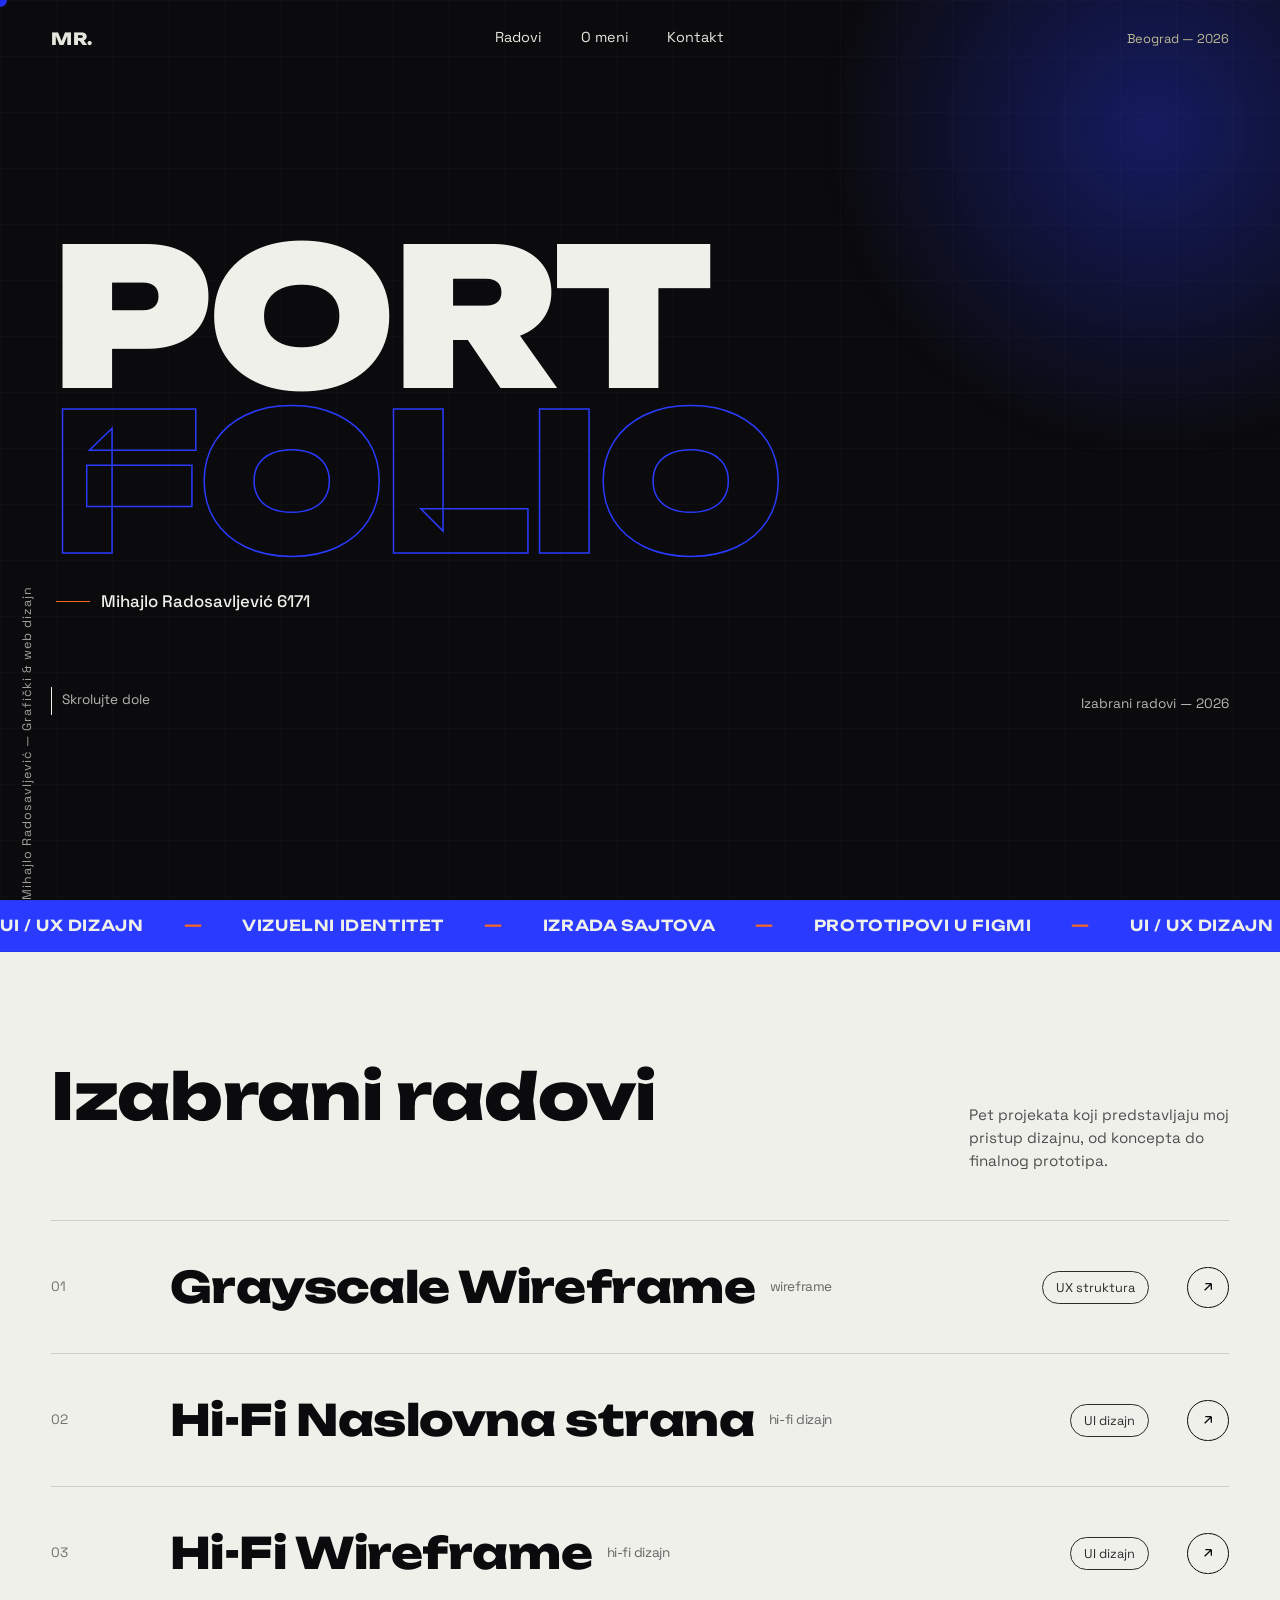
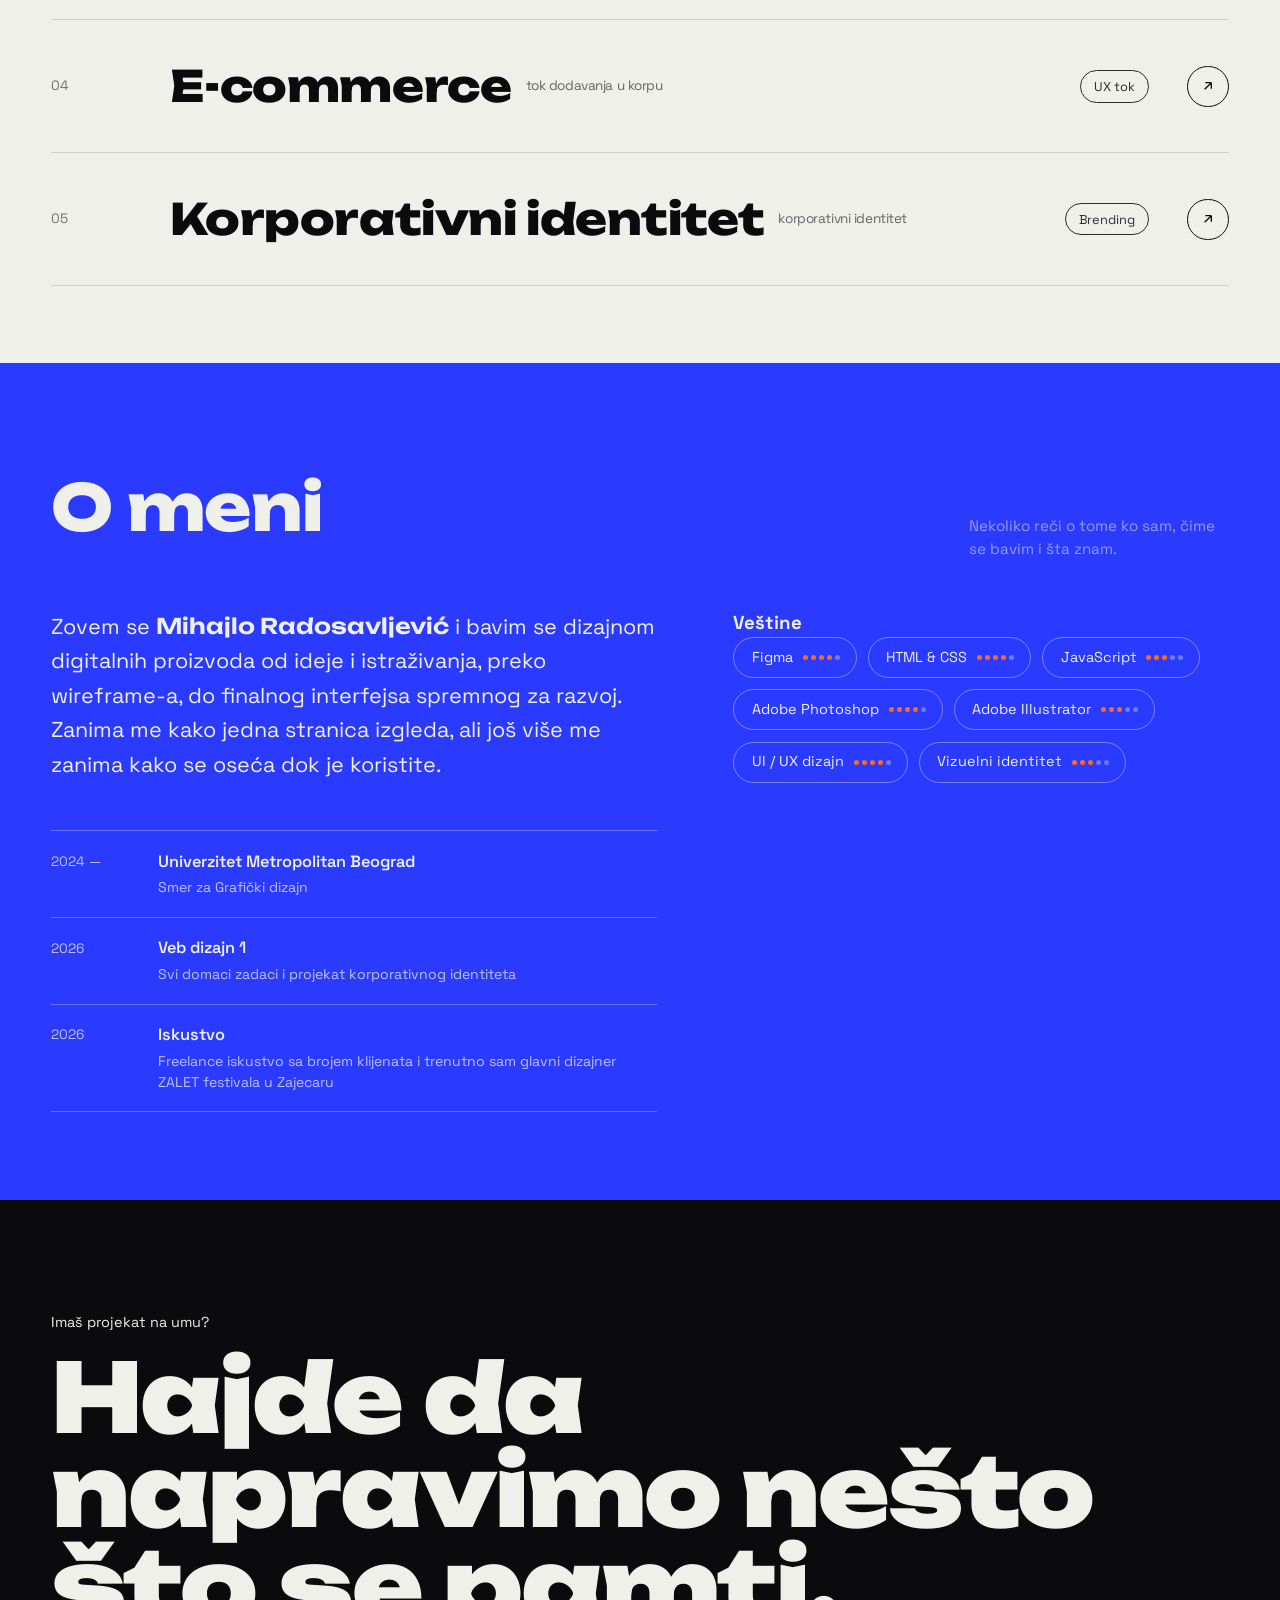
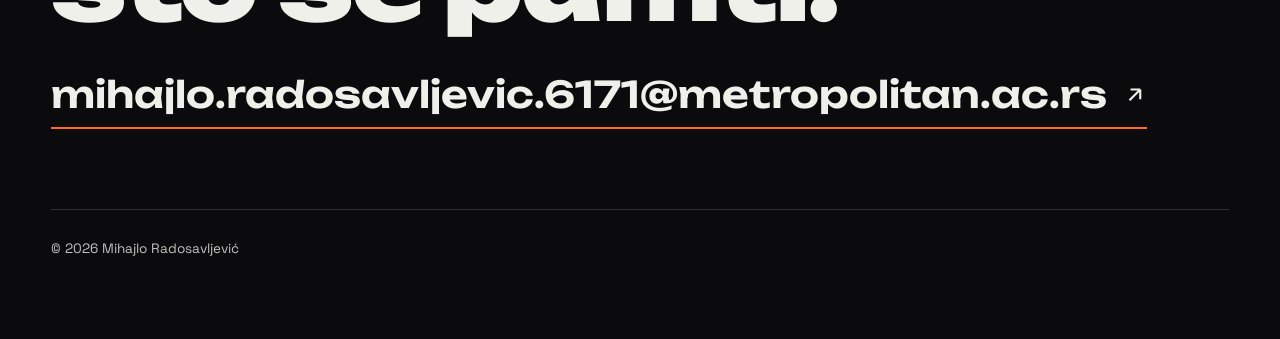
<file: index.html>
<!doctype html>
<html lang="sr">
<head>
<meta charset="UTF-8">
<meta name="viewport" content="width=device-width, initial-scale=1">
<title>Portfolio — Mihajlo Radosavljević</title>
<meta name="description" content="Portfolio Mihajla Radosavljevića — grafički i web dizajn.">
<link rel="stylesheet" href="style.css">
</head>
<body>

<div class="cursor-dot"></div>
<div class="project-preview"><div class="project-preview__ph"></div></div>

<nav class="nav">
  <div class="nav__mark">MR.</div>
  <ul class="nav__links">
    <li><a href="#radovi">Radovi</a></li>
    <li><a href="#o-meni">O meni</a></li>
    <li><a href="#kontakt">Kontakt</a></li>
  </ul>
  <div class="nav__meta">Beograd — <span data-year></span></div>
</nav>

<header class="hero">
  <div class="hero__grid"></div>
  <div class="hero__glow"></div>

  <div class="hero__sidetext">Mihajlo Radosavljević — Grafički &amp; web dizajn</div>

  <div class="wrap hero__stack">
    <div class="hero__line"><span>PORT</span></div>
    <div class="hero__line"><span>FOLIO</span></div>

    <div class="hero__signature">Mihajlo Radosavljević 6171</div>

    <div class="hero__foot">
      <div class="hero__scroll"><i></i> Skrolujte dole</div>
      <div>Izabrani radovi — 2026</div>
    </div>
  </div>
</header>

<div class="marquee">
  <div class="marquee__track">
    <span>UI / UX DIZAJN</span>
    <span>VIZUELNI IDENTITET</span>
    <span>IZRADA SAJTOVA</span>
    <span>PROTOTIPOVI U FIGMI</span>
  </div>
</div>

<section class="work" id="radovi">
  <div class="wrap">
    <div class="section-head reveal">
      <h2>Izabrani radovi</h2>
      <p>Pet projekata koji predstavljaju moj pristup dizajnu, od koncepta do finalnog prototipa.</p>
    </div>

    <div class="work-list">
      <div class="project-row" data-href="projekat-01.html" data-color="#0b0b0d" data-label="01">
        <span class="project-row__num">01</span>
        <span class="project-row__title">Grayscale Wireframe<small>wireframe</small></span>
        <span class="project-row__tag">UX struktura</span>
        <span class="project-row__arrow"><svg viewBox="0 0 24 24" fill="none" stroke="currentColor" stroke-width="2"><path d="M7 17L17 7M17 7H8M17 7V16"/></svg></span>
      </div>

      <div class="project-row" data-href="projekat-02.html" data-color="#2a3bff" data-label="02">
        <span class="project-row__num">02</span>
        <span class="project-row__title">Hi-Fi Naslovna strana <small>hi-fi dizajn</small></span>
        <span class="project-row__tag">UI dizajn</span>
        <span class="project-row__arrow"><svg viewBox="0 0 24 24" fill="none" stroke="currentColor" stroke-width="2"><path d="M7 17L17 7M17 7H8M17 7V16"/></svg></span>
      </div>

      <div class="project-row" data-href="projekat-03.html" data-color="#2a3bff" data-label="03">
        <span class="project-row__num">03</span>
        <span class="project-row__title">Hi-Fi Wireframe <small>hi-fi dizajn</small></span>
        <span class="project-row__tag">UI dizajn</span>
        <span class="project-row__arrow"><svg viewBox="0 0 24 24" fill="none" stroke="currentColor" stroke-width="2"><path d="M7 17L17 7M17 7H8M17 7V16"/></svg></span>
      </div>

      <div class="project-row" data-href="projekat-04.html" data-color="#0b0b0d" data-label="04">
        <span class="project-row__num">04</span>
        <span class="project-row__title">E-commerce <small>tok dodavanja u korpu</small></span>
        <span class="project-row__tag">UX tok</span>
        <span class="project-row__arrow"><svg viewBox="0 0 24 24" fill="none" stroke="currentColor" stroke-width="2"><path d="M7 17L17 7M17 7H8M17 7V16"/></svg></span>
      </div>

      <div class="project-row" data-href="projekat-05.html" data-color="#1f6b45" data-label="05">
        <span class="project-row__num">05</span>
        <span class="project-row__title">Korporativni identitet <small>korporativni identitet</small></span>
        <span class="project-row__tag">Brending</span>
        <span class="project-row__arrow"><svg viewBox="0 0 24 24" fill="none" stroke="currentColor" stroke-width="2"><path d="M7 17L17 7M17 7H8M17 7V16"/></svg></span>
      </div>
    </div>
  </div>
</section>

<section class="about" id="o-meni">
  <div class="wrap">
    <div class="section-head reveal">
      <h2>O meni</h2>
      <p>Nekoliko reči o tome ko sam, čime se bavim i šta znam.</p>
    </div>

    <div class="about__grid">
      <div>
        <p class="about__bio reveal">
          Zovem se <strong>Mihajlo Radosavljević</strong> i bavim se dizajnom digitalnih proizvoda
          od ideje i istraživanja, preko wireframe-a, do finalnog interfejsa spremnog za razvoj.
          Zanima me kako jedna stranica izgleda, ali još više me zanima kako se oseća dok je koristite.
        </p>

        <ul class="timeline reveal">
          <li>
            <time>2024 —</time>
            <div>
              <h4>Univerzitet Metropolitan Beograd</h4>
              <p>Smer za Grafički dizajn</p>
            </div>
          </li>
          <li>
            <time>2026</time>
            <div>
              <h4>Veb dizajn 1</h4>
              <p>Svi domaci zadaci i projekat korporativnog identiteta</p>
            </div>
          </li>
          <li>
            <time>2026</time>
            <div>
              <h4>Iskustvo</h4>
              <p>Freelance iskustvo sa brojem klijenata i trenutno sam glavni dizajner ZALET festivala u Zajecaru</p>
            </div>
          </li>
        </ul>
      </div>

      <div class="reveal">
        <h3>Veštine</h3>
        <div class="skills__grid">
          <span class="skill">Figma <i><b class="on"></b><b class="on"></b><b class="on"></b><b class="on"></b><b></b></i></span>
          <span class="skill">HTML &amp; CSS <i><b class="on"></b><b class="on"></b><b class="on"></b><b class="on"></b><b></b></i></span>
          <span class="skill">JavaScript <i><b class="on"></b><b class="on"></b><b class="on"></b><b></b><b></b></i></span>
          <span class="skill">Adobe Photoshop <i><b class="on"></b><b class="on"></b><b class="on"></b><b class="on"></b><b></b></i></span>
          <span class="skill">Adobe Illustrator <i><b class="on"></b><b class="on"></b><b class="on"></b><b></b><b></b></i></span>
          <span class="skill">UI / UX dizajn <i><b class="on"></b><b class="on"></b><b class="on"></b><b class="on"></b><b></b></i></span>
          <span class="skill">Vizuelni identitet <i><b class="on"></b><b class="on"></b><b class="on"></b><b></b><b></b></i></span>
        </div>
      </div>
    </div>
  </div>
</section>

<section class="contact" id="kontakt">
  <div class="wrap contact__inner">
    <div class="contact__eyebrow reveal">Imaš projekat na umu?</div>
    <h2 class="reveal">Hajde da napravimo nešto što se pamti.</h2>

    <a class="contact__link reveal" href="mailto:mihajlo.radosavljevic@primer.com">
      mihajlo.radosavljevic.6171@metropolitan.ac.rs
      <svg viewBox="0 0 24 24" fill="none" stroke="currentColor" stroke-width="2"><path d="M7 17L17 7M17 7H8M17 7V16"/></svg>
    </a>

    <div class="contact__row">
      <div>© <span data-year></span> Mihajlo Radosavljević</div>
      <div class="contact__socials">
      </div>
    </div>
  </div>
</section>

<script src="script.js"></script>
</body>
</html>
</file>
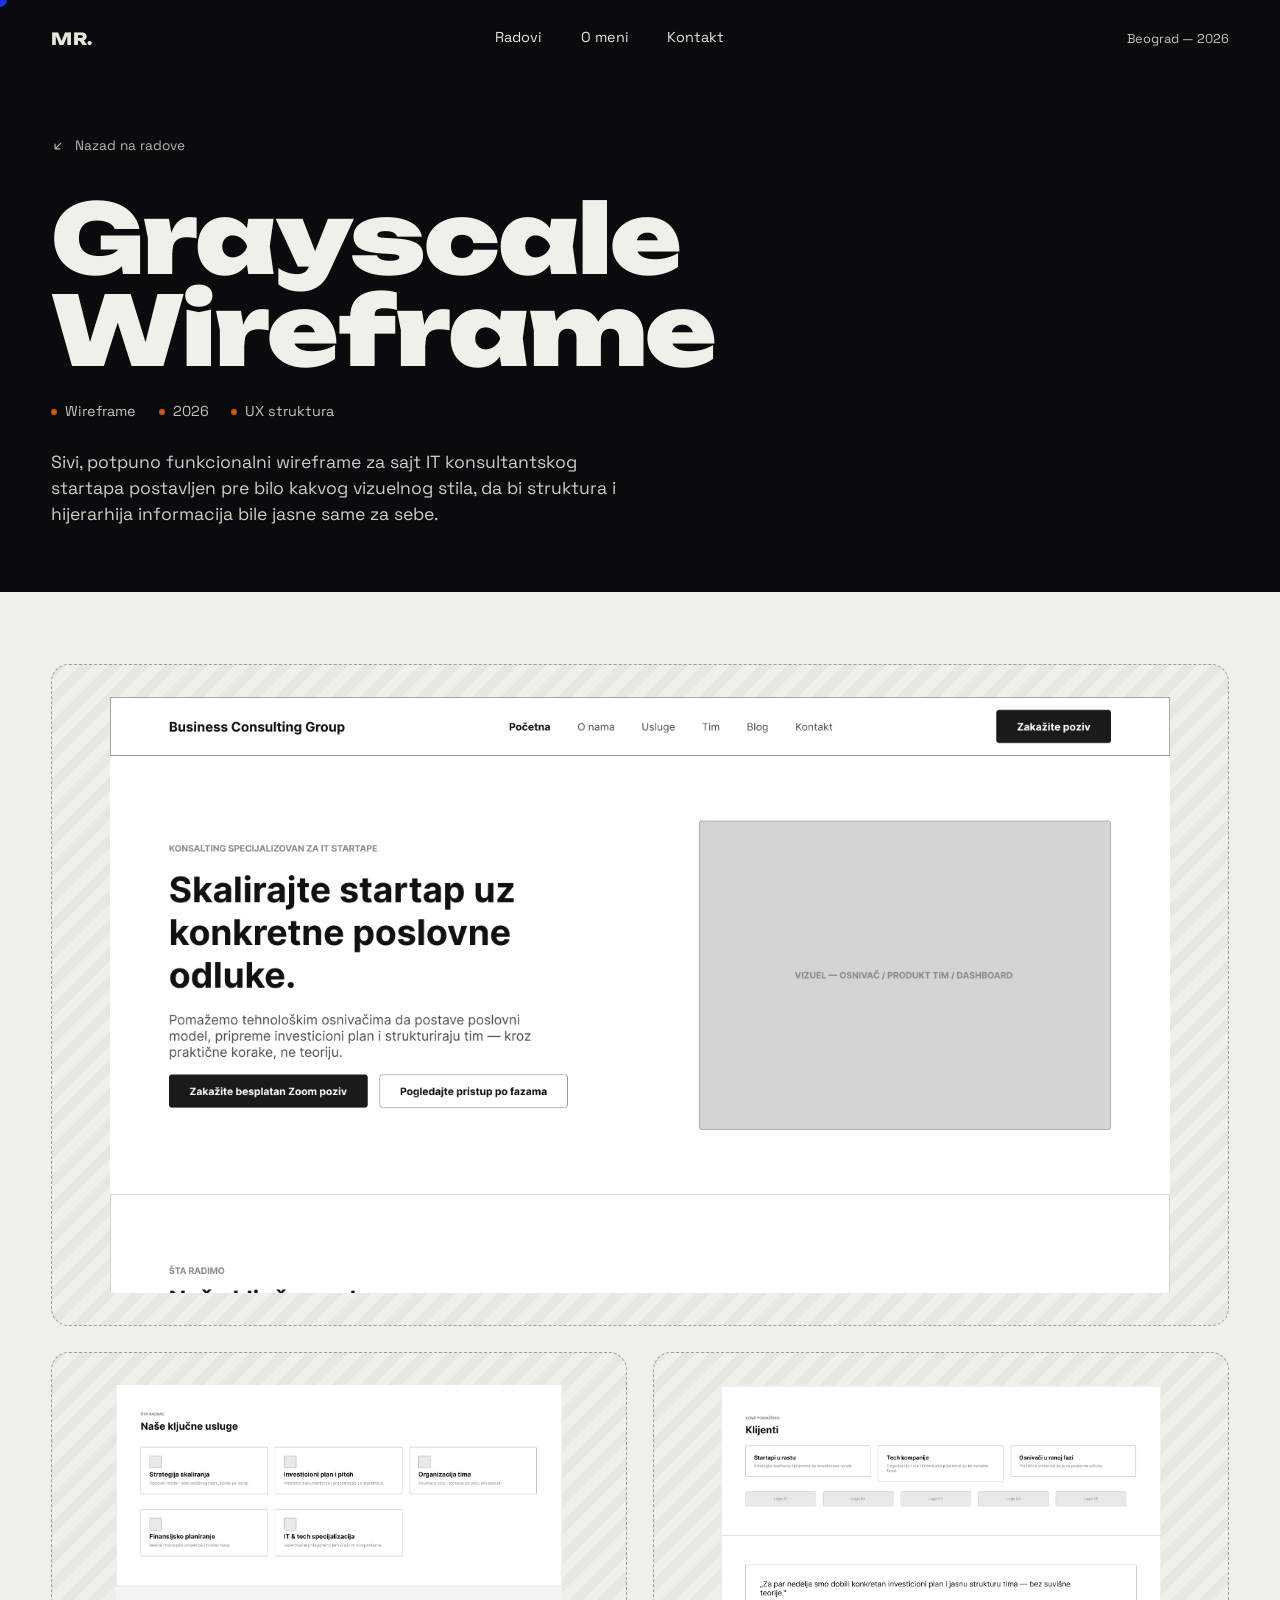
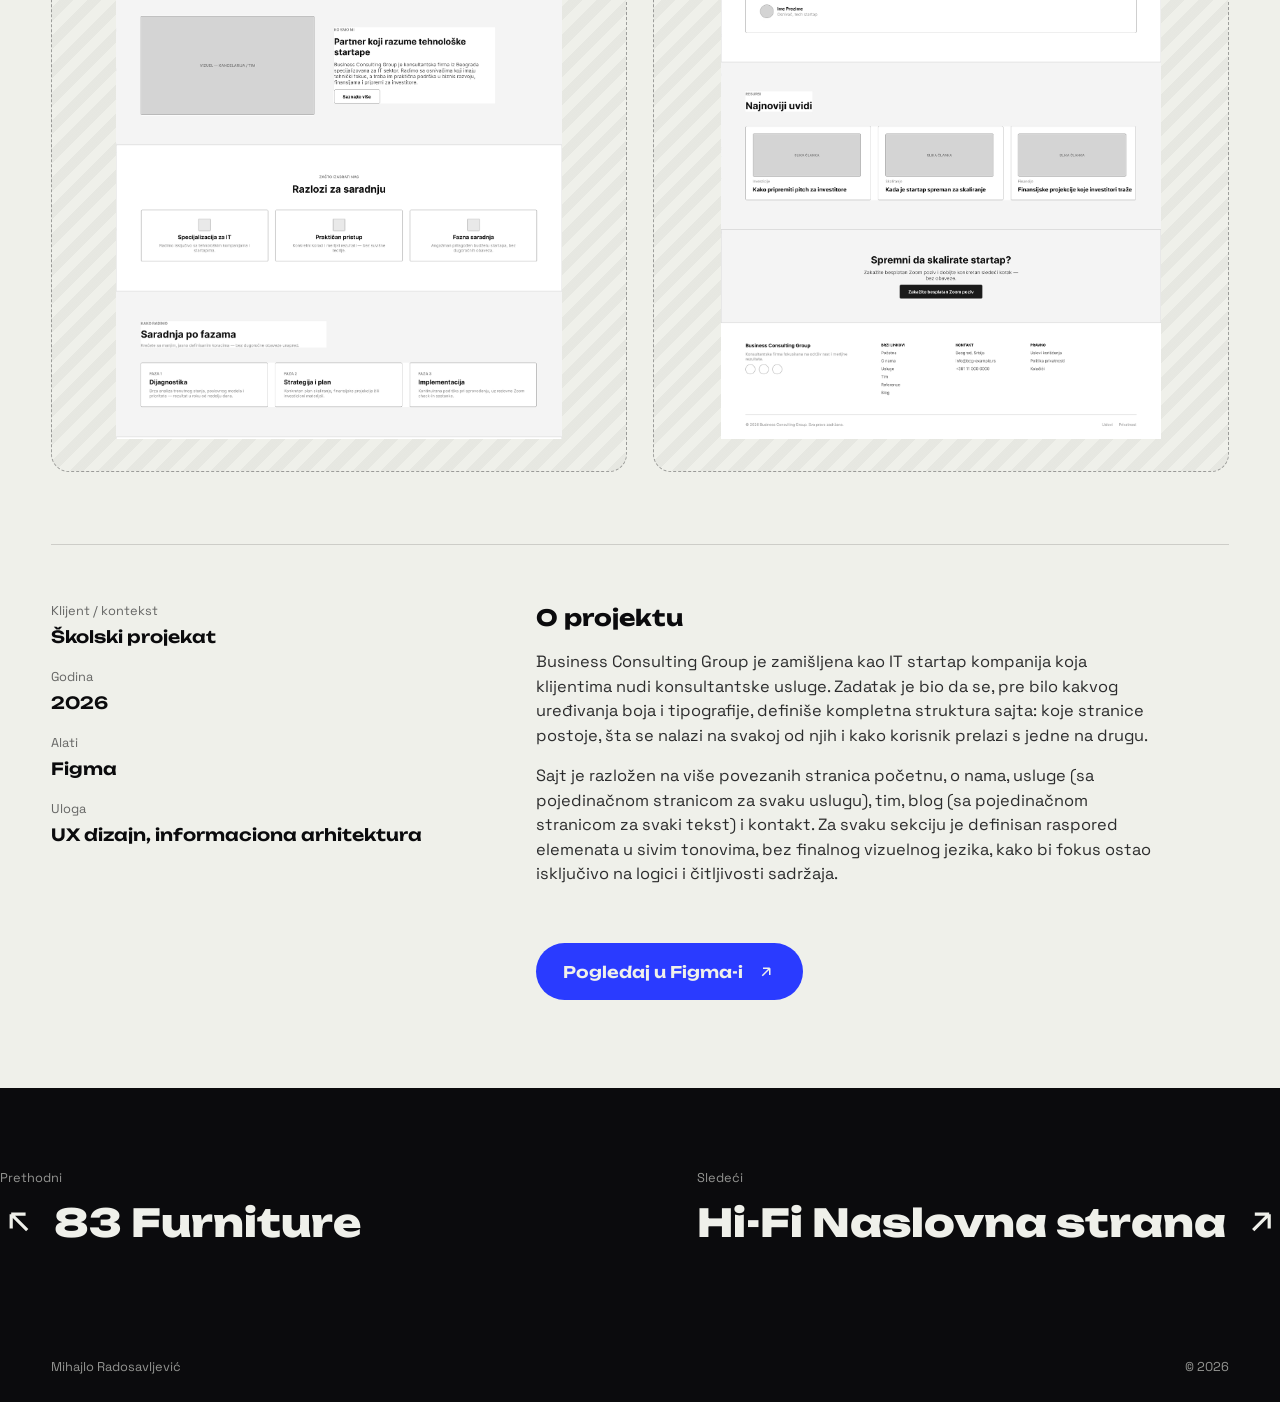
<file: projekat-01.html>
<!doctype html>
<html lang="sr">
<head>
<meta charset="UTF-8">
<meta name="viewport" content="width=device-width, initial-scale=1">
<title>Business Consulting Group — Wireframe — Mihajlo Radosavljević</title>
<link rel="stylesheet" href="style.css">
</head>
<body>

<div class="cursor-dot"></div>

<nav class="nav">
  <div class="nav__mark">MR.</div>
  <ul class="nav__links">
    <li><a href="index.html#radovi">Radovi</a></li>
    <li><a href="index.html#o-meni">O meni</a></li>
    <li><a href="index.html#kontakt">Kontakt</a></li>
  </ul>
  <div class="nav__meta">Beograd — <span data-year></span></div>
</nav>

<header class="p-hero">
  <div class="wrap">
    <a class="p-hero__back" href="index.html#radovi">
      <svg viewBox="0 0 24 24" fill="none" stroke="currentColor" stroke-width="2"><path d="M17 7L7 17M7 17H16M7 17V8"/></svg>
      Nazad na radove
    </a>

    <h1 class="p-hero__title">Grayscale Wireframe</h1>

    <div class="p-hero__meta">
      <span>Wireframe</span>
      <span>2026</span>
      <span>UX struktura</span>
    </div>

    <p class="p-hero__tagline">
      Sivi, potpuno funkcionalni wireframe za sajt IT konsultantskog startapa
      postavljen pre bilo kakvog vizuelnog stila, da bi struktura i hijerarhija
      informacija bile jasne same za sebe.
    </p>
  </div>
</header>

<section class="p-gallery">
  <div class="wrap">
    <div class="frame frame--main"><img src="assets/p1-main.png" alt="Naslovna strana wireframe-a sajta Business Consulting Group, sa navigacijom i hero sekcijom"></div>
    <div class="frame-grid">
      <div class="frame frame--sm"><img src="assets/p1-detail1.png" alt="Wireframe sekcije usluga i sekcije o kompaniji"></div>
      <div class="frame frame--sm"><img src="assets/p1-detail2.png" alt="Wireframe sekcije bloga, poziva na akciju i footera"></div>
    </div>
  </div>
</section>

<section class="p-body">
  <div class="wrap">
    <div class="p-body__grid">
      <dl class="p-facts reveal">
        <dt>Klijent / kontekst</dt>
        <dd>Školski projekat</dd>

        <dt>Godina</dt>
        <dd>2026</dd>

        <dt>Alati</dt>
        <dd>Figma</dd>

        <dt>Uloga</dt>
        <dd>UX dizajn, informaciona arhitektura</dd>
      </dl>

      <div class="p-desc reveal">
        <h3>O projektu</h3>
        <p>
          Business Consulting Group je zamišljena kao IT startap kompanija koja klijentima
          nudi konsultantske usluge. Zadatak je bio da se, pre bilo kakvog uređivanja boja
          i tipografije, definiše kompletna struktura sajta: koje stranice postoje, šta se
          nalazi na svakoj od njih i kako korisnik prelazi s jedne na drugu.
        </p>
        <p>
          Sajt je razložen na više povezanih stranica početnu, o nama, usluge (sa
          pojedinačnom stranicom za svaku uslugu), tim, blog (sa pojedinačnom stranicom za
          svaki tekst) i kontakt. Za svaku sekciju je definisan raspored elemenata u
          sivim tonovima, bez finalnog vizuelnog jezika, kako bi fokus ostao isključivo na
          logici i čitljivosti sadržaja.
        </p>

        <div class="p-cta">
          <a class="btn-figma" href="https://www.figma.com/design/ImrXoNQVO22Z76osZ65Ycn/Business-Consulting-Group-%E2%80%94-Wireframe?node-id=0-1&t=4JK956Qbo5HqwB4d-1" target="_blank" rel="noopener">
            Pogledaj u Figma-i
            <svg viewBox="0 0 24 24" fill="none" stroke="currentColor" stroke-width="2"><path d="M7 17L17 7M17 7H8M17 7V16"/></svg>
          </a>
        </div>
      </div>
    </div>
  </div>
</section>

<div class="p-next wrap">
  <div><span>Prethodni</span><a href="projekat-05.html"><svg viewBox="0 0 24 24" fill="none" stroke="currentColor" stroke-width="2" style="transform:scaleX(-1)"><path d="M7 17L17 7M17 7H8M17 7V16"/></svg> 83 Furniture</a></div>
  <div><span>Sledeći</span><a href="projekat-02.html">Hi-Fi Naslovna strana <svg viewBox="0 0 24 24" fill="none" stroke="currentColor" stroke-width="2"><path d="M7 17L17 7M17 7H8M17 7V16"/></svg></a></div>
</div>

<footer class="site-footer">
  <div>Mihajlo Radosavljević</div>
  <div>© <span data-year></span></div>
</footer>

<script src="script.js"></script>
</body>
</html>
</file>
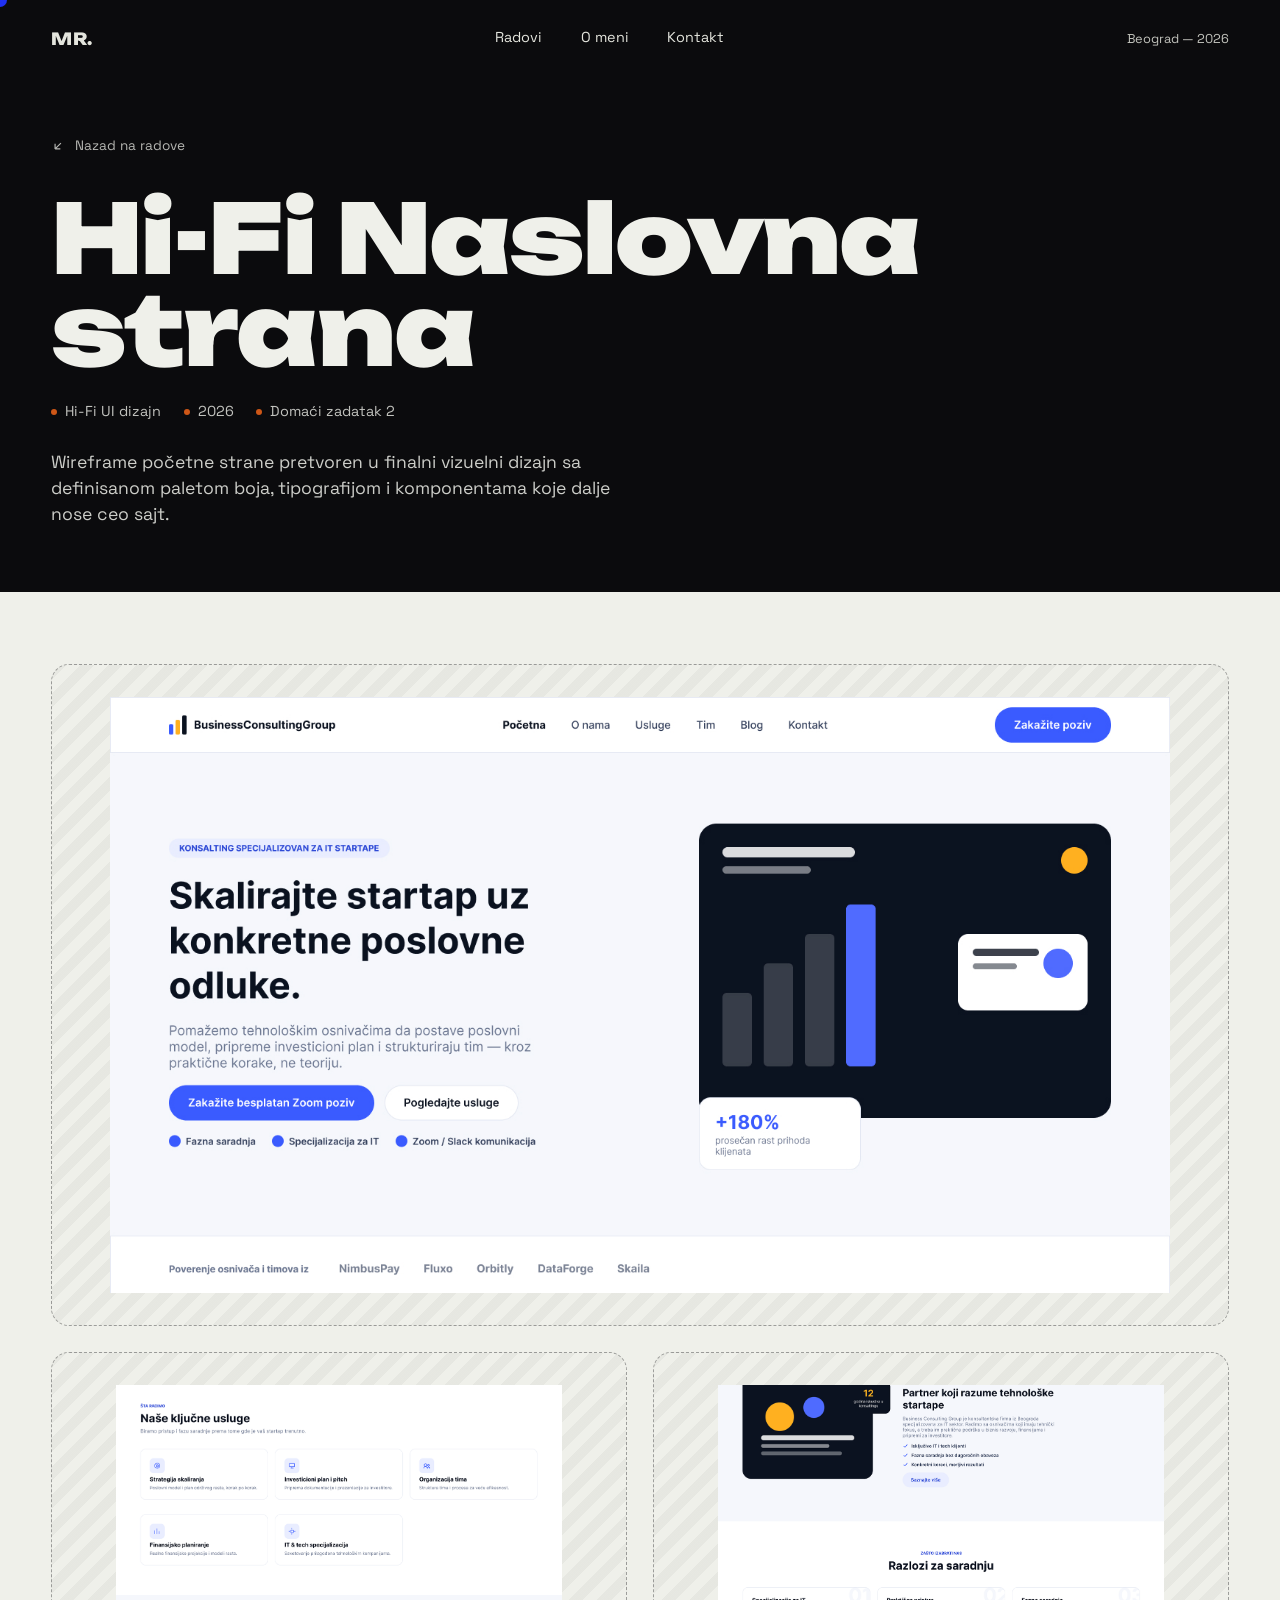
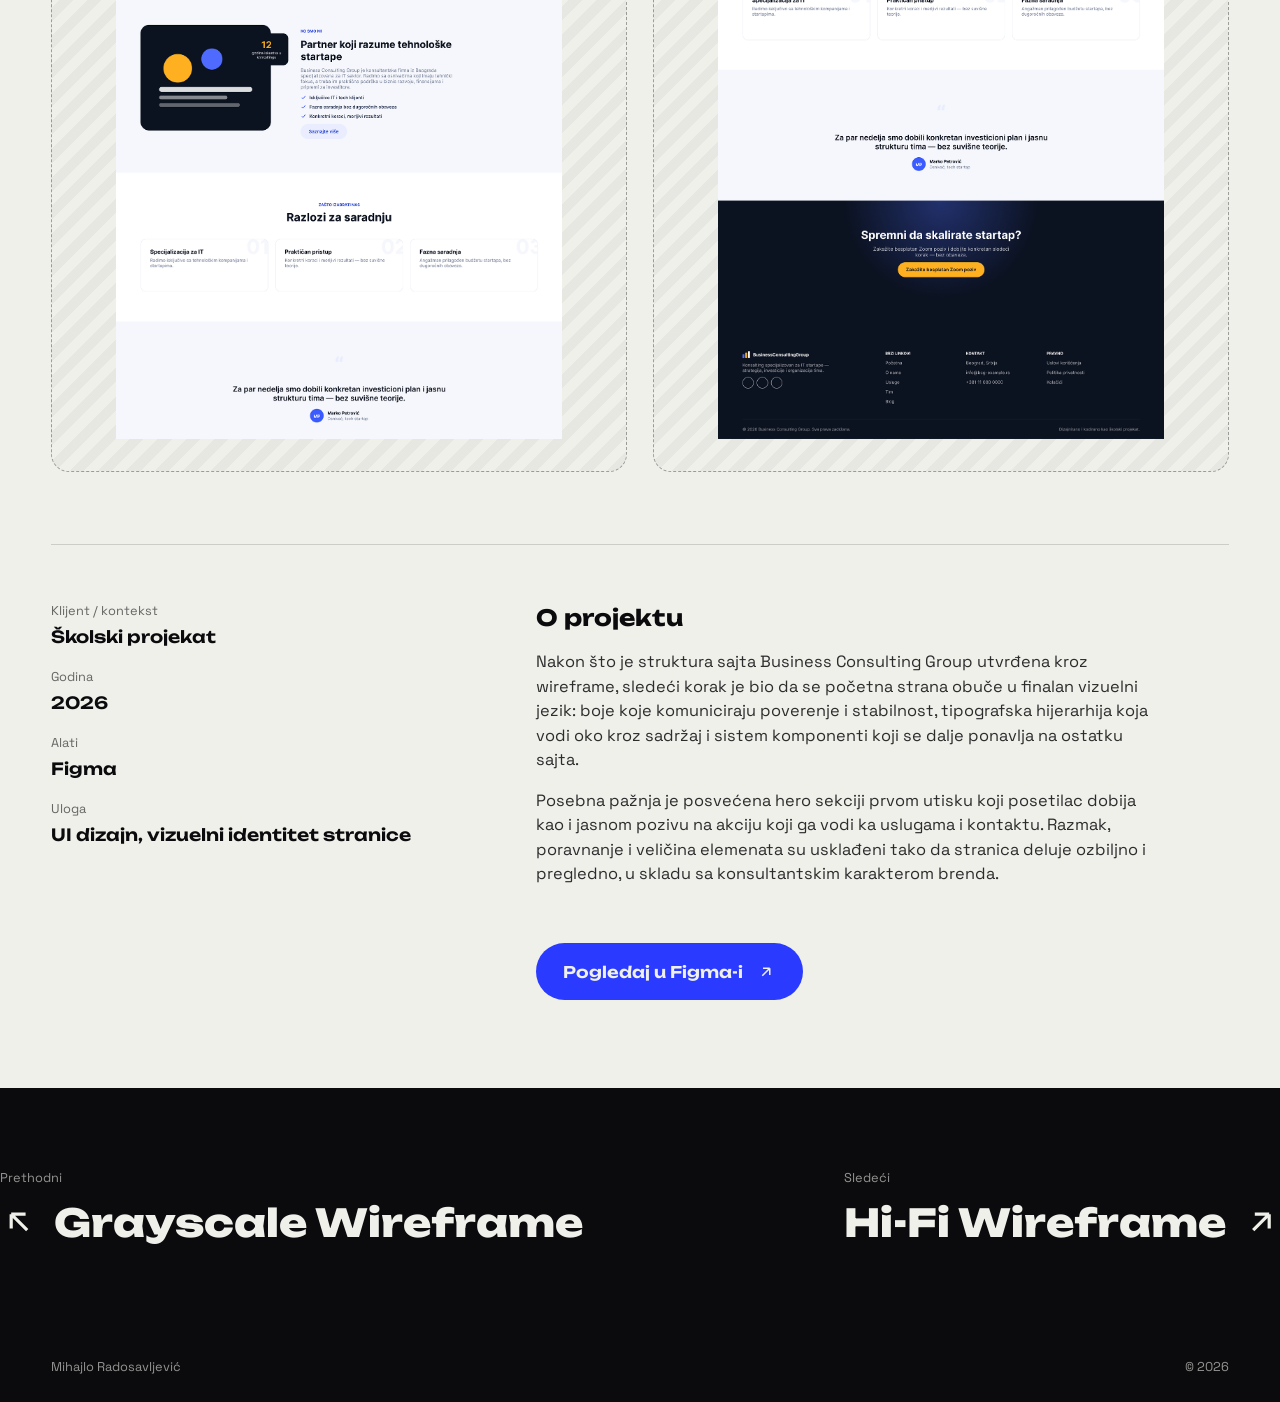
<file: projekat-02.html>
<!doctype html>
<html lang="sr">
<head>
<meta charset="UTF-8">
<meta name="viewport" content="width=device-width, initial-scale=1">
<title>Naslovna strana — Hi-Fi — Mihajlo Radosavljević</title>
<link rel="stylesheet" href="style.css">
</head>
<body>

<div class="cursor-dot"></div>

<nav class="nav">
  <div class="nav__mark">MR.</div>
  <ul class="nav__links">
    <li><a href="index.html#radovi">Radovi</a></li>
    <li><a href="index.html#o-meni">O meni</a></li>
    <li><a href="index.html#kontakt">Kontakt</a></li>
  </ul>
  <div class="nav__meta">Beograd — <span data-year></span></div>
</nav>

<header class="p-hero">
  <div class="wrap">
    <a class="p-hero__back" href="index.html#radovi">
      <svg viewBox="0 0 24 24" fill="none" stroke="currentColor" stroke-width="2"><path d="M17 7L7 17M7 17H16M7 17V8"/></svg>
      Nazad na radove
    </a>

    <h1 class="p-hero__title">Hi-Fi Naslovna strana</h1>

    <div class="p-hero__meta">
      <span>Hi-Fi UI dizajn</span>
      <span>2026</span>
      <span>Domaći zadatak 2</span>
    </div>

    <p class="p-hero__tagline">
      Wireframe početne strane pretvoren u finalni vizuelni dizajn sa definisanom
      paletom boja, tipografijom i komponentama koje dalje nose ceo sajt.
    </p>
  </div>
</header>

<section class="p-gallery">
  <div class="wrap">
    <div class="frame frame--main"><img src="assets/p2-main.png" alt="Hi-Fi naslovna strana sajta Business Consulting Group, sa plavom hero sekcijom i dashboard ilustracijom"></div>
    <div class="frame-grid">
      <div class="frame frame--sm"><img src="assets/p2-detail1.png" alt="Detalj sekcije usluga sa ikonicama i tamne kartice 'ko smo mi'"></div>
      <div class="frame frame--sm"><img src="assets/p2-detail2.png" alt="Detalj testimonijala i tamne CTA sekcije sa footerom"></div>
    </div>
  </div>
</section>

<section class="p-body">
  <div class="wrap">
    <div class="p-body__grid">
      <dl class="p-facts reveal">
        <dt>Klijent / kontekst</dt>
        <dd>Školski projekat</dd>

        <dt>Godina</dt>
        <dd>2026</dd>

        <dt>Alati</dt>
        <dd>Figma</dd>

        <dt>Uloga</dt>
        <dd>UI dizajn, vizuelni identitet stranice</dd>
      </dl>

      <div class="p-desc reveal">
        <h3>O projektu</h3>
        <p>
          Nakon što je struktura sajta Business Consulting Group utvrđena kroz wireframe,
          sledeći korak je bio da se početna strana obuče u finalan vizuelni jezik: boje
          koje komuniciraju poverenje i stabilnost, tipografska hijerarhija koja vodi oko
          kroz sadržaj i sistem komponenti koji se dalje ponavlja na ostatku sajta.
        </p>
        <p>
          Posebna pažnja je posvećena hero sekciji prvom utisku koji posetilac dobija
          kao i jasnom pozivu na akciju koji ga vodi ka uslugama i kontaktu. Razmak,
          poravnanje i veličina elemenata su usklađeni tako da stranica deluje ozbiljno i
          pregledno, u skladu sa konsultantskim karakterom brenda.
        </p>

        <div class="p-cta">
          <a class="btn-figma" href="https://www.figma.com/design/q6brwmkdxXguIIaEHWLeFA/Naslovna-strana-Hi-Fi?node-id=0-1&t=5IPvmtGY6ZTpfz9X-1" target="_blank" rel="noopener">
            Pogledaj u Figma-i
            <svg viewBox="0 0 24 24" fill="none" stroke="currentColor" stroke-width="2"><path d="M7 17L17 7M17 7H8M17 7V16"/></svg>
          </a>
        </div>
      </div>
    </div>
  </div>
</section>

<div class="p-next wrap">
  <div><span>Prethodni</span><a href="projekat-01.html"><svg viewBox="0 0 24 24" fill="none" stroke="currentColor" stroke-width="2" style="transform:scaleX(-1)"><path d="M7 17L17 7M17 7H8M17 7V16"/></svg>Grayscale Wireframe</a></div>
  <div><span>Sledeći</span><a href="projekat-03.html">Hi-Fi Wireframe <svg viewBox="0 0 24 24" fill="none" stroke="currentColor" stroke-width="2"><path d="M7 17L17 7M17 7H8M17 7V16"/></svg></a></div>
</div>

<footer class="site-footer">
  <div>Mihajlo Radosavljević</div>
  <div>© <span data-year></span></div>
</footer>

<script src="script.js"></script>
</body>
</html>
</file>
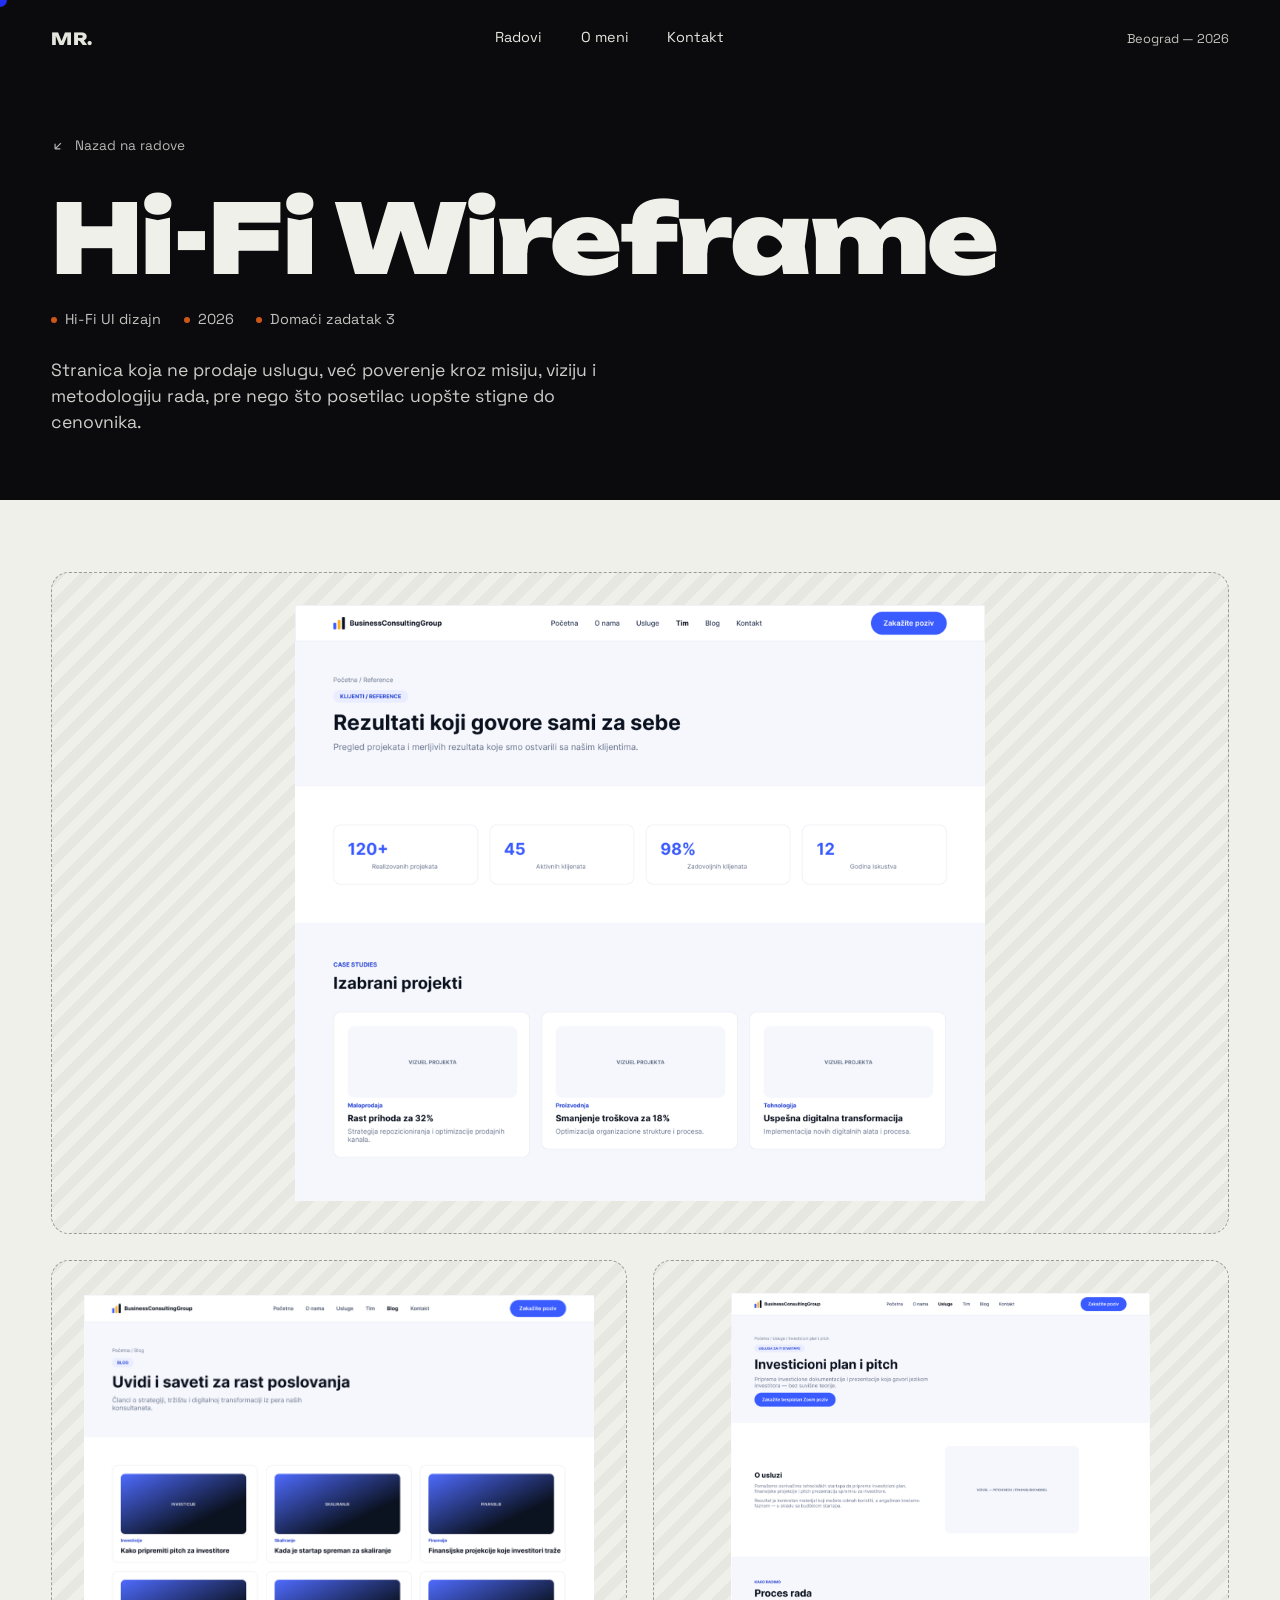
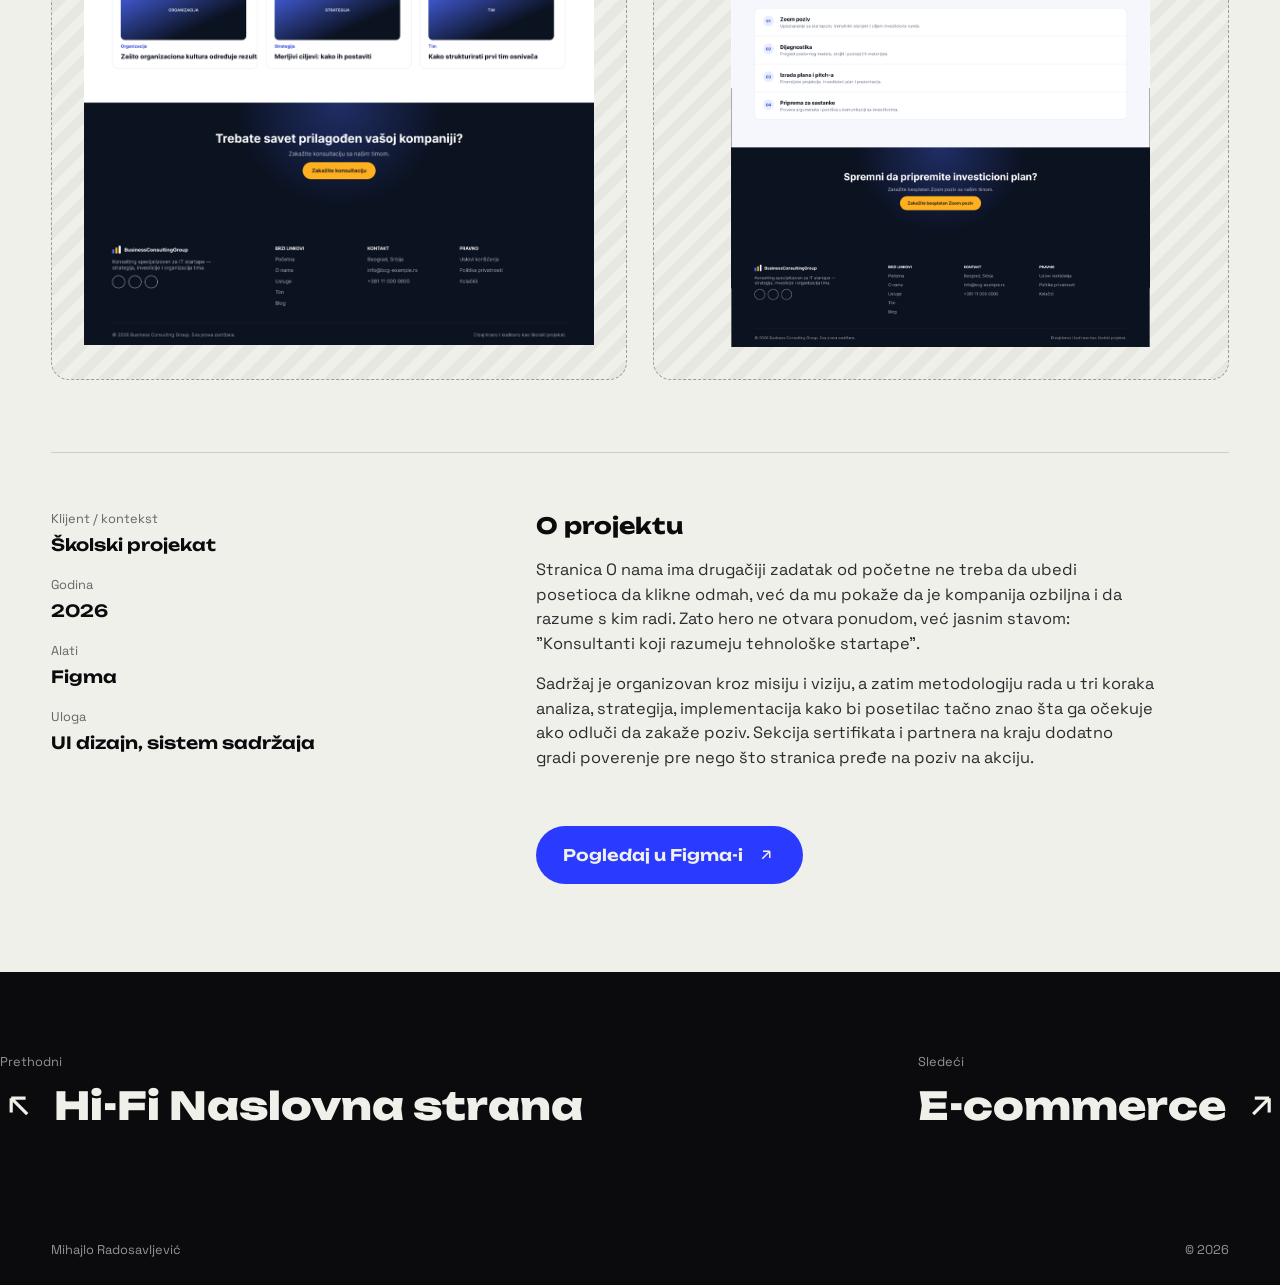
<file: projekat-03.html>
<!doctype html>
<html lang="sr">
<head>
<meta charset="UTF-8">
<meta name="viewport" content="width=device-width, initial-scale=1">
<title>Hi-Fi — Blog & Kontakt — Mihajlo Radosavljević</title>
<link rel="stylesheet" href="style.css">
</head>
<body>

<div class="cursor-dot"></div>

<nav class="nav">
  <div class="nav__mark">MR.</div>
  <ul class="nav__links">
    <li><a href="index.html#radovi">Radovi</a></li>
    <li><a href="index.html#o-meni">O meni</a></li>
    <li><a href="index.html#kontakt">Kontakt</a></li>
  </ul>
  <div class="nav__meta">Beograd — <span data-year></span></div>
</nav>

<header class="p-hero">
  <div class="wrap">
    <a class="p-hero__back" href="index.html#radovi">
      <svg viewBox="0 0 24 24" fill="none" stroke="currentColor" stroke-width="2"><path d="M17 7L7 17M7 17H16M7 17V8"/></svg>
      Nazad na radove
    </a>

    <h1 class="p-hero__title">Hi-Fi Wireframe</h1>

    <div class="p-hero__meta">
      <span>Hi-Fi UI dizajn</span>
      <span>2026</span>
      <span>Domaći zadatak 3</span>
    </div>

    <p class="p-hero__tagline">
      Stranica koja ne prodaje uslugu, već poverenje kroz misiju, viziju i metodologiju
      rada, pre nego što posetilac uopšte stigne do cenovnika.
    </p>
  </div>
</header>

<section class="p-gallery">
  <div class="wrap">
    <div class="frame frame--main"><img src="assets/p3-main.png" alt="Hi-Fi stranica O nama, sa naslovom 'Konsultanti koji razumeju tehnološke startape'"></div>
    <div class="frame-grid">
      <div class="frame frame--sm"><img src="assets/p3-detail1.png" alt="Detalj sekcija Misija/Vizija i Naš pristup"></div>
      <div class="frame frame--sm"><img src="assets/p3-detail2.png" alt="Detalj sekcije partnera i tamne CTA sekcije"></div>
    </div>
  </div>
</section>

<section class="p-body">
  <div class="wrap">
    <div class="p-body__grid">
      <dl class="p-facts reveal">
        <dt>Klijent / kontekst</dt>
        <dd>Školski projekat</dd>

        <dt>Godina</dt>
        <dd>2026</dd>

        <dt>Alati</dt>
        <dd>Figma</dd>

        <dt>Uloga</dt>
        <dd>UI dizajn, sistem sadržaja</dd>
      </dl>

      <div class="p-desc reveal">
        <h3>O projektu</h3>
        <p>
          Stranica O nama ima drugačiji zadatak od početne ne treba da ubedi posetioca
          da klikne odmah, već da mu pokaže da je kompanija ozbiljna i da razume s kim
          radi. Zato hero ne otvara ponudom, već jasnim stavom: "Konsultanti koji razumeju
          tehnološke startape".
        </p>
        <p>
          Sadržaj je organizovan kroz misiju i viziju, a zatim metodologiju rada u tri
          koraka analiza, strategija, implementacija kako bi posetilac tačno znao
          šta ga očekuje ako odluči da zakaže poziv. Sekcija sertifikata i partnera na
          kraju dodatno gradi poverenje pre nego što stranica pređe na poziv na akciju.
        </p>

        <div class="p-cta">
          <a class="btn-figma" href="https://www.figma.com/design/smZ4mLtGDu2HgTxZXMvcoI/Business-Consulting-Group-%E2%80%94-Hi-Fi-%E2%80%94-Blog--Kontakt?node-id=0-1&t=kaRjQRoFktFKoUk9-1" target="_blank" rel="noopener">
            Pogledaj u Figma-i
            <svg viewBox="0 0 24 24" fill="none" stroke="currentColor" stroke-width="2"><path d="M7 17L17 7M17 7H8M17 7V16"/></svg>
          </a>
        </div>
      </div>
    </div>
  </div>
</section>

<div class="p-next wrap">
  <div><span>Prethodni</span><a href="projekat-02.html"><svg viewBox="0 0 24 24" fill="none" stroke="currentColor" stroke-width="2" style="transform:scaleX(-1)"><path d="M7 17L17 7M17 7H8M17 7V16"/></svg> Hi-Fi Naslovna strana</a></div>
  <div><span>Sledeći</span><a href="projekat-04.html">E-commerce <svg viewBox="0 0 24 24" fill="none" stroke="currentColor" stroke-width="2"><path d="M7 17L17 7M17 7H8M17 7V16"/></svg></a></div>
</div>

<footer class="site-footer">
  <div>Mihajlo Radosavljević</div>
  <div>© <span data-year></span></div>
</footer>

<script src="script.js"></script>
</body>
</html>
</file>
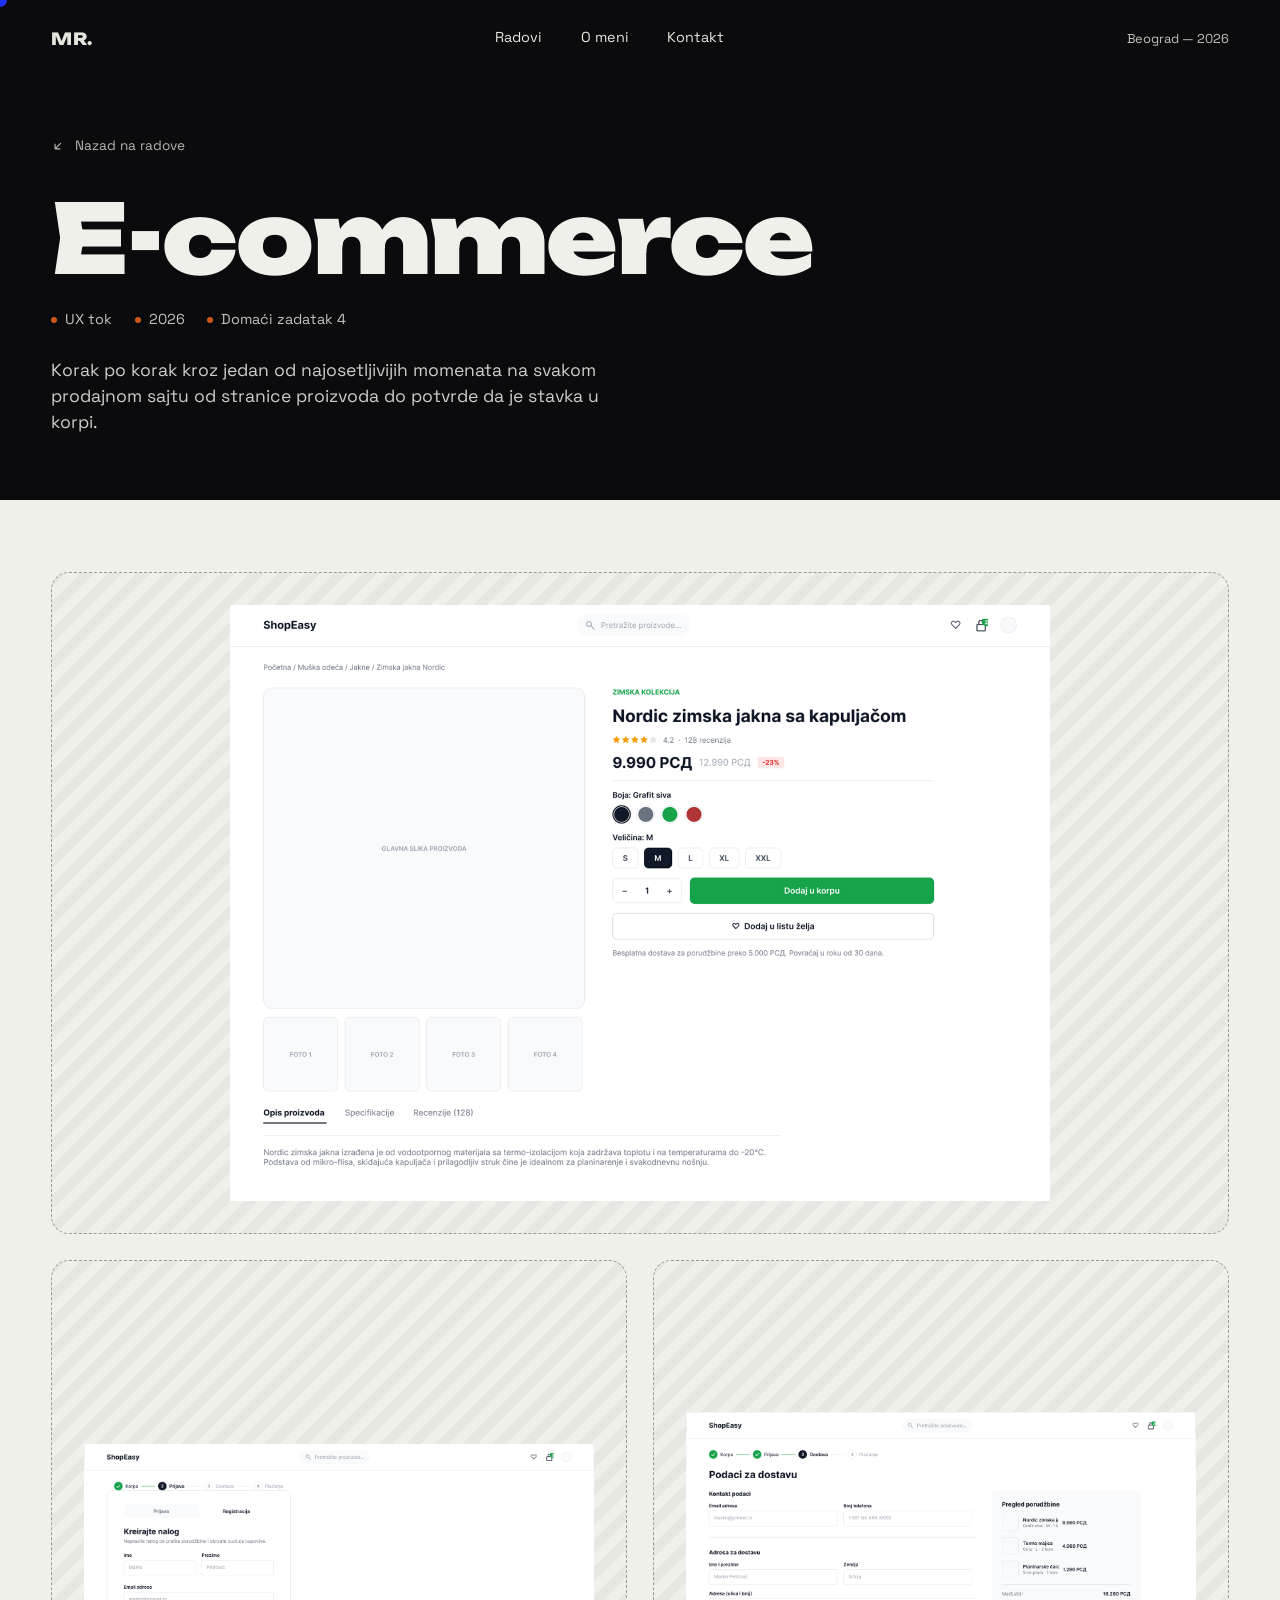
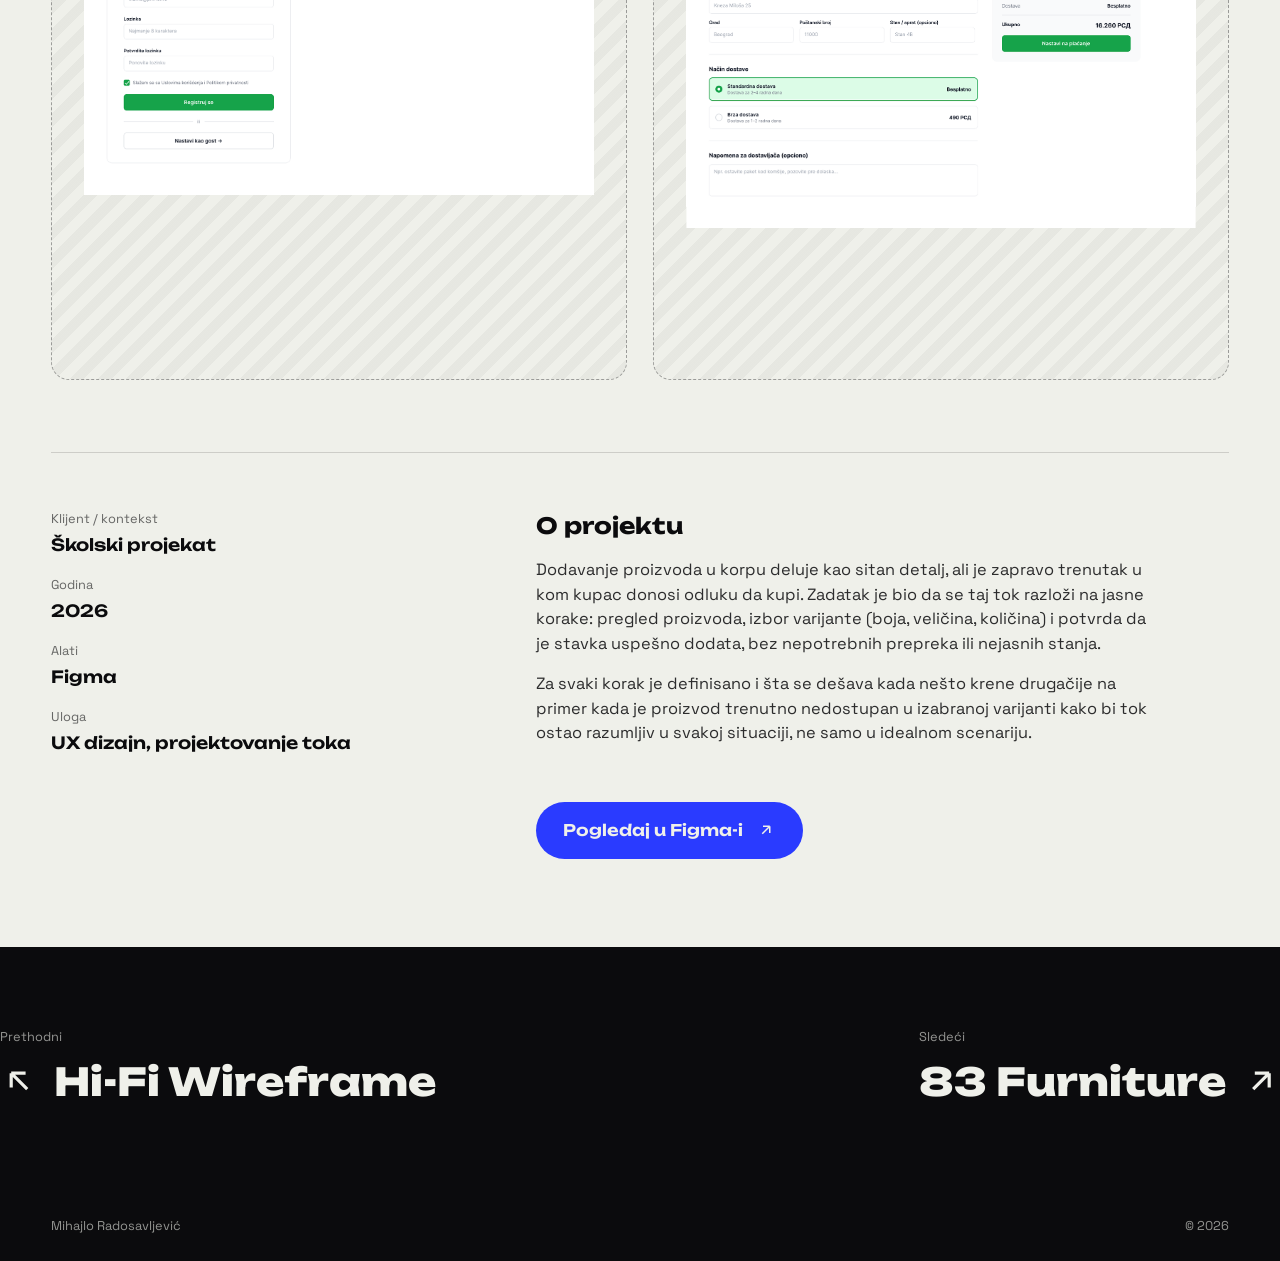
<file: projekat-04.html>
<!doctype html>
<html lang="sr">
<head>
<meta charset="UTF-8">
<meta name="viewport" content="width=device-width, initial-scale=1">
<title>E-commerce — Tok dodavanja u korpu — Mihajlo Radosavljević</title>
<link rel="stylesheet" href="style.css">
</head>
<body>

<div class="cursor-dot"></div>

<nav class="nav">
  <div class="nav__mark">MR.</div>
  <ul class="nav__links">
    <li><a href="index.html#radovi">Radovi</a></li>
    <li><a href="index.html#o-meni">O meni</a></li>
    <li><a href="index.html#kontakt">Kontakt</a></li>
  </ul>
  <div class="nav__meta">Beograd — <span data-year></span></div>
</nav>

<header class="p-hero">
  <div class="wrap">
    <a class="p-hero__back" href="index.html#radovi">
      <svg viewBox="0 0 24 24" fill="none" stroke="currentColor" stroke-width="2"><path d="M17 7L7 17M7 17H16M7 17V8"/></svg>
      Nazad na radove
    </a>

    <h1 class="p-hero__title">E-commerce</h1>

    <div class="p-hero__meta">
      <span>UX tok</span>
      <span>2026</span>
      <span>Domaći zadatak 4</span>
    </div>

    <p class="p-hero__tagline">
      Korak po korak kroz jedan od najosetljivijih momenata na svakom prodajnom sajtu
      od stranice proizvoda do potvrde da je stavka u korpi.
    </p>
  </div>
</header>

<section class="p-gallery">
  <div class="wrap">
    <div class="frame frame--main"><img src="assets/p4-main.png" alt="Stranica proizvoda ShopEasy sajta, sa opcijama boje, veličine i dugmetom Dodaj u korpu"></div>
    <div class="frame-grid">
      <div class="frame frame--sm"><img src="assets/p4-detail1.png" alt="Detalj panela sa cenom, izborom boje, veličine i količine"></div>
      <div class="frame frame--sm"><img src="assets/p4-detail2.png" alt="Detalj zaglavlja sajta sa pretragom i glavnom slikom proizvoda"></div>
    </div>
  </div>
</section>

<section class="p-body">
  <div class="wrap">
    <div class="p-body__grid">
      <dl class="p-facts reveal">
        <dt>Klijent / kontekst</dt>
        <dd>Školski projekat</dd>

        <dt>Godina</dt>
        <dd>2026</dd>

        <dt>Alati</dt>
        <dd>Figma</dd>

        <dt>Uloga</dt>
        <dd>UX dizajn, projektovanje toka</dd>
      </dl>

      <div class="p-desc reveal">
        <h3>O projektu</h3>
        <p>
          Dodavanje proizvoda u korpu deluje kao sitan detalj, ali je zapravo trenutak u
          kom kupac donosi odluku da kupi. Zadatak je bio da se taj tok razloži na jasne
          korake: pregled proizvoda, izbor varijante (boja, veličina, količina) i potvrda
          da je stavka uspešno dodata, bez nepotrebnih prepreka ili nejasnih stanja.
        </p>
        <p>
          Za svaki korak je definisano i šta se dešava kada nešto krene drugačije
          na primer kada je proizvod trenutno nedostupan u izabranoj varijanti kako bi
          tok ostao razumljiv u svakoj situaciji, ne samo u idealnom scenariju.
        </p>

        <div class="p-cta">
          <a class="btn-figma" href="https://www.figma.com/design/pK2poOLdTICisikKmWPHfY/E-commerce-%E2%80%94-Tok-dodavanja-proizvoda-u-korpu?node-id=0-1&t=LqolVb3e9GNmyMWX-1" target="_blank" rel="noopener">
            Pogledaj u Figma-i
            <svg viewBox="0 0 24 24" fill="none" stroke="currentColor" stroke-width="2"><path d="M7 17L17 7M17 7H8M17 7V16"/></svg>
          </a>
        </div>
      </div>
    </div>
  </div>
</section>

<div class="p-next wrap">
  <div><span>Prethodni</span><a href="projekat-03.html"><svg viewBox="0 0 24 24" fill="none" stroke="currentColor" stroke-width="2" style="transform:scaleX(-1)"><path d="M7 17L17 7M17 7H8M17 7V16"/></svg> Hi-Fi Wireframe</a></div>
  <div><span>Sledeći</span><a href="projekat-05.html">83 Furniture <svg viewBox="0 0 24 24" fill="none" stroke="currentColor" stroke-width="2"><path d="M7 17L17 7M17 7H8M17 7V16"/></svg></a></div>
</div>

<footer class="site-footer">
  <div>Mihajlo Radosavljević</div>
  <div>© <span data-year></span></div>
</footer>

<script src="script.js"></script>
</body>
</html>
</file>
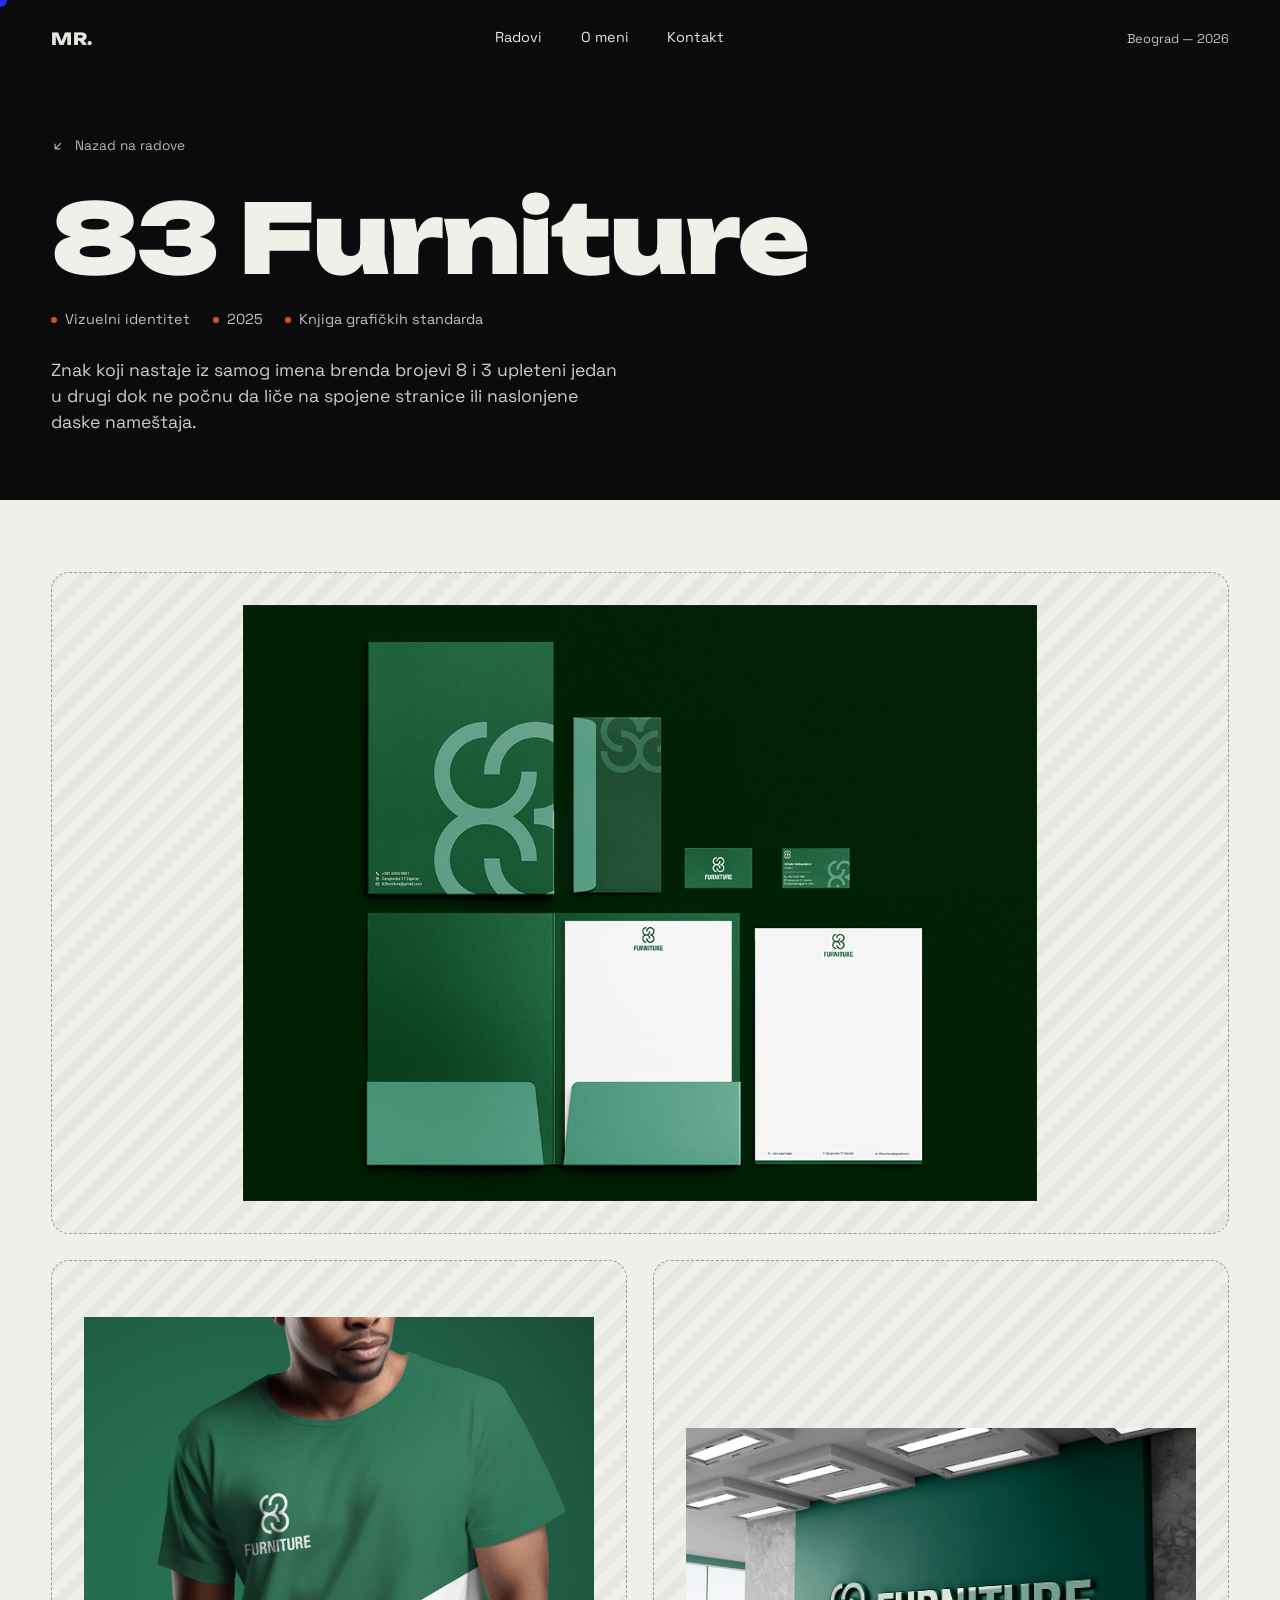
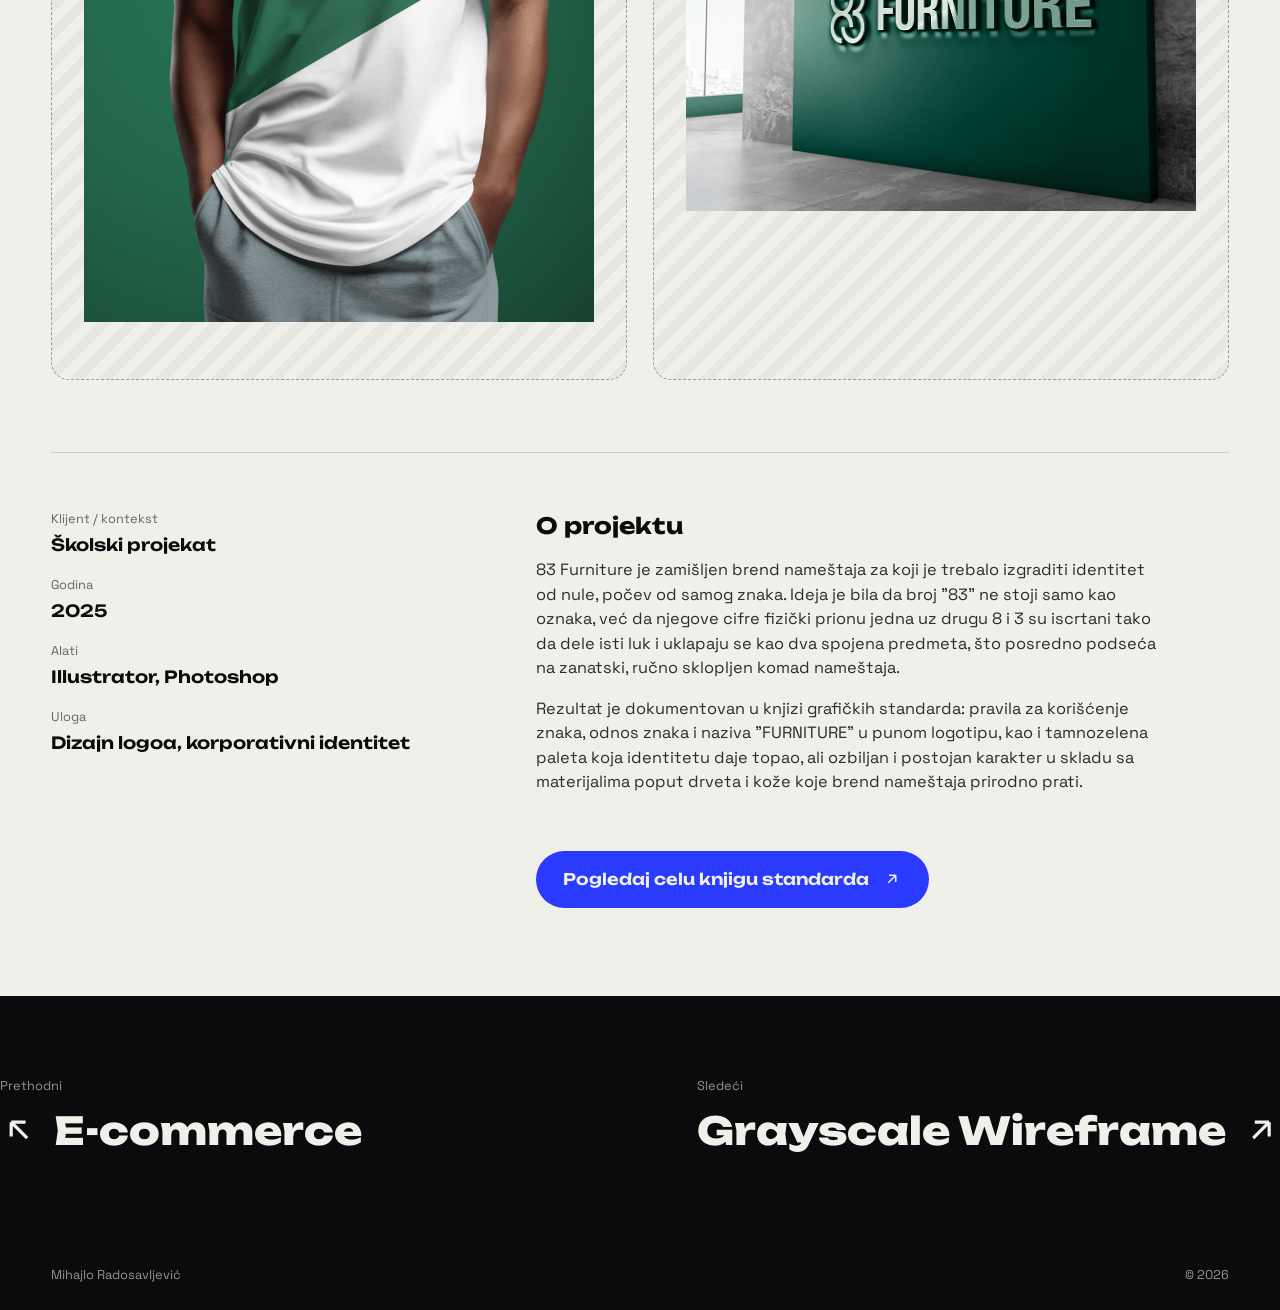
<file: projekat-05.html>
<!doctype html>
<html lang="sr">
<head>
<meta charset="UTF-8">
<meta name="viewport" content="width=device-width, initial-scale=1">
<title>83 Furniture — Vizuelni identitet — Mihajlo Radosavljević</title>
<link rel="stylesheet" href="style.css">
</head>
<body>

<div class="cursor-dot"></div>

<nav class="nav">
  <div class="nav__mark">MR.</div>
  <ul class="nav__links">
    <li><a href="index.html#radovi">Radovi</a></li>
    <li><a href="index.html#o-meni">O meni</a></li>
    <li><a href="index.html#kontakt">Kontakt</a></li>
  </ul>
  <div class="nav__meta">Beograd — <span data-year></span></div>
</nav>

<header class="p-hero">
  <div class="wrap">
    <a class="p-hero__back" href="index.html#radovi">
      <svg viewBox="0 0 24 24" fill="none" stroke="currentColor" stroke-width="2"><path d="M17 7L7 17M7 17H16M7 17V8"/></svg>
      Nazad na radove
    </a>

    <h1 class="p-hero__title">83 Furniture</h1>

    <div class="p-hero__meta">
      <span>Vizuelni identitet</span>
      <span>2025</span>
      <span>Knjiga grafičkih standarda</span>
    </div>

    <p class="p-hero__tagline">
      Znak koji nastaje iz samog imena brenda brojevi 8 i 3 upleteni jedan u drugi
      dok ne počnu da liče na spojene stranice ili naslonjene daske nameštaja.
    </p>
  </div>
</header>

<section class="p-gallery">
  <div class="wrap">
    <div class="frame frame--main"><img src="assets/furniture-cover.png" alt="Naslovna strana knjige grafičkih standarda za 83 Furniture, sa logotipom na tamnozelenoj podlozi"></div>
    <div class="frame-grid">
      <div class="frame frame--sm"><img src="assets/furniture-detail-logo.png" alt="Detalj znaka — brojevi 8 i 3 upleteni jedan u drugi"></div>
      <div class="frame frame--sm"><img src="assets/furniture-detail-wordmark.png" alt="Detalj tipografskog dela logotipa — natpis FURNITURE"></div>
    </div>
  </div>
</section>

<section class="p-body">
  <div class="wrap">
    <div class="p-body__grid">
      <dl class="p-facts reveal">
        <dt>Klijent / kontekst</dt>
        <dd>Školski projekat</dd>

        <dt>Godina</dt>
        <dd>2025</dd>

        <dt>Alati</dt>
        <dd>Illustrator, Photoshop</dd>

        <dt>Uloga</dt>
        <dd>Dizajn logoa, korporativni identitet</dd>
      </dl>

      <div class="p-desc reveal">
        <h3>O projektu</h3>
        <p>
          83 Furniture je zamišljen brend nameštaja za koji je trebalo izgraditi identitet
          od nule, počev od samog znaka. Ideja je bila da broj "83" ne stoji samo kao
          oznaka, već da njegove cifre fizički prionu jedna uz drugu 8 i 3 su iscrtani
          tako da dele isti luk i uklapaju se kao dva spojena predmeta, što posredno
          podseća na zanatski, ručno sklopljen komad nameštaja.
        </p>
        <p>
          Rezultat je dokumentovan u knjizi grafičkih standarda: pravila za korišćenje
          znaka, odnos znaka i naziva "FURNITURE" u punom logotipu, kao i tamnozelena
          paleta koja identitetu daje topao, ali ozbiljan i postojan karakter u skladu
          sa materijalima poput drveta i kože koje brend nameštaja prirodno prati.
        </p>

        <div class="p-cta">
          <a class="btn-figma" href="https://drive.google.com/file/d/1SfQCb2yAJfv1j7jJpn7UnnHqpT1TRMym/view?usp=drive_link" target="_blank" rel="noopener">
            Pogledaj celu knjigu standarda
            <svg viewBox="0 0 24 24" fill="none" stroke="currentColor" stroke-width="2"><path d="M7 17L17 7M17 7H8M17 7V16"/></svg>
          </a>
        </div>
      </div>
    </div>
  </div>
</section>

<div class="p-next wrap">
  <div><span>Prethodni</span><a href="projekat-04.html"><svg viewBox="0 0 24 24" fill="none" stroke="currentColor" stroke-width="2" style="transform:scaleX(-1)"><path d="M7 17L17 7M17 7H8M17 7V16"/></svg> E-commerce</a></div>
  <div><span>Sledeći</span><a href="projekat-01.html">Grayscale Wireframe <svg viewBox="0 0 24 24" fill="none" stroke="currentColor" stroke-width="2"><path d="M7 17L17 7M17 7H8M17 7V16"/></svg></a></div>
</div>

<footer class="site-footer">
  <div>Mihajlo Radosavljević</div>
  <div>© <span data-year></span></div>
</footer>

<script src="script.js"></script>
</body>
</html>
</file>
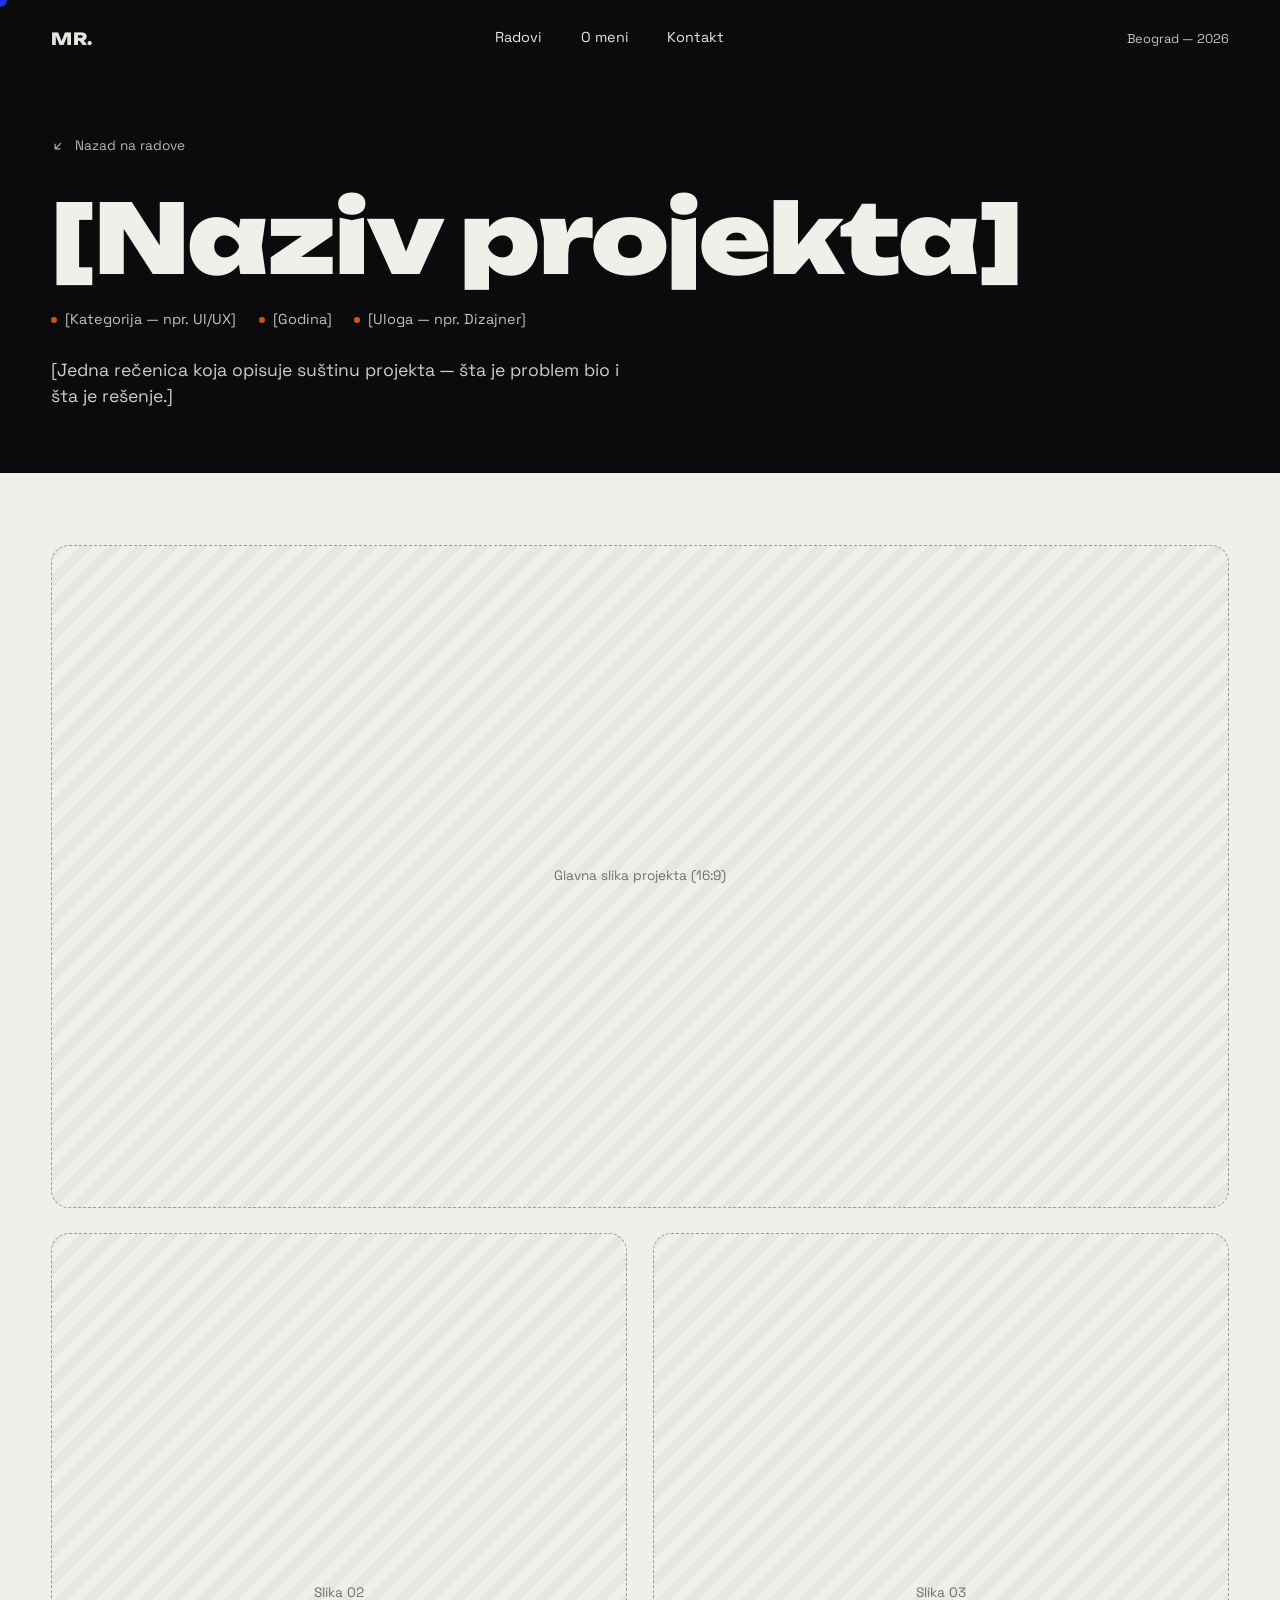
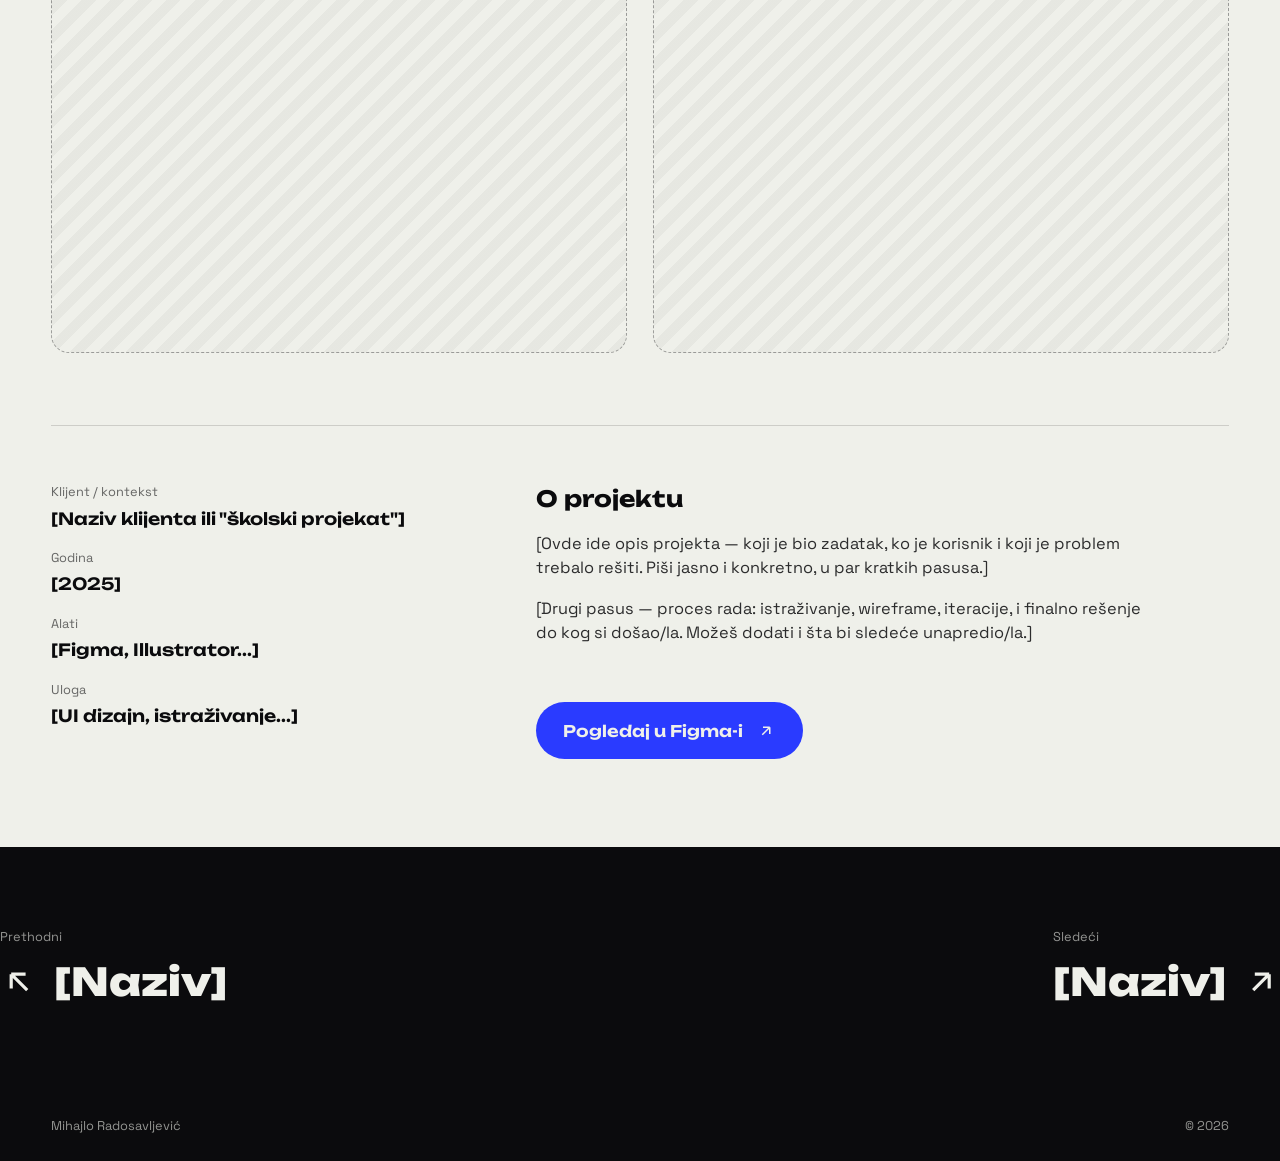
<file: projekat-template.html>
<!doctype html>
<html lang="sr">
<head>
<meta charset="UTF-8">
<meta name="viewport" content="width=device-width, initial-scale=1">
<title>[Naziv projekta] — Mihajlo Radosavljević</title>
<link rel="stylesheet" href="style.css">
</head>
<body>
<div class="cursor-dot"></div>

<nav class="nav">
  <div class="nav__mark">MR.</div>
  <ul class="nav__links">
    <li><a href="index.html#radovi">Radovi</a></li>
    <li><a href="index.html#o-meni">O meni</a></li>
    <li><a href="index.html#kontakt">Kontakt</a></li>
  </ul>
  <div class="nav__meta">Beograd — <span data-year></span></div>
</nav>

<header class="p-hero">
  <div class="wrap">
    <a class="p-hero__back" href="index.html#radovi">
      <svg viewBox="0 0 24 24" fill="none" stroke="currentColor" stroke-width="2"><path d="M17 7L7 17M7 17H16M7 17V8"/></svg>
      Nazad na radove
    </a>

    <h1 class="p-hero__title">[Naziv projekta]</h1>

    <div class="p-hero__meta">
      <span>[Kategorija — npr. UI/UX]</span>
      <span>[Godina]</span>
      <span>[Uloga — npr. Dizajner]</span>
    </div>

    <p class="p-hero__tagline">
      [Jedna rečenica koja opisuje suštinu projekta — šta je problem bio i šta je rešenje.]
    </p>
  </div>
</header>

<section class="p-gallery">
  <div class="wrap">
    <!-- Glavna slika — zameni div.frame sa: <div class="frame frame--main"><img src="slika-01.jpg" alt=""></div> -->
    <div class="frame frame--main">Glavna slika projekta (16:9)</div>

    <div class="frame-grid">
      <div class="frame frame--sm">Slika 02</div>
      <div class="frame frame--sm">Slika 03</div>
    </div>
  </div>
</section>

<section class="p-body">
  <div class="wrap">
    <div class="p-body__grid">
      <dl class="p-facts reveal">
        <dt>Klijent / kontekst</dt>
        <dd>[Naziv klijenta ili "školski projekat"]</dd>

        <dt>Godina</dt>
        <dd>[2025]</dd>

        <dt>Alati</dt>
        <dd>[Figma, Illustrator...]</dd>

        <dt>Uloga</dt>
        <dd>[UI dizajn, istraživanje...]</dd>
      </dl>

      <div class="p-desc reveal">
        <h3>O projektu</h3>
        <p>
          [Ovde ide opis projekta — koji je bio zadatak, ko je korisnik i koji je problem
          trebalo rešiti. Piši jasno i konkretno, u par kratkih pasusa.]
        </p>
        <p>
          [Drugi pasus — proces rada: istraživanje, wireframe, iteracije, i finalno rešenje
          do kog si došao/la. Možeš dodati i šta bi sledeće unapredio/la.]
        </p>

        <div class="p-cta">
          <!-- Zameni href='#' linkom ka gotovom Figma prototipu -->
          <a class="btn-figma" href="#" target="_blank" rel="noopener">
            Pogledaj u Figma-i
            <svg viewBox="0 0 24 24" fill="none" stroke="currentColor" stroke-width="2"><path d="M7 17L17 7M17 7H8M17 7V16"/></svg>
          </a>
        </div>
      </div>
    </div>
  </div>
</section>

<div class="p-next wrap">
  <div><span>Prethodni</span><a href="#"><svg viewBox="0 0 24 24" fill="none" stroke="currentColor" stroke-width="2" style="transform:scaleX(-1)"><path d="M7 17L17 7M17 7H8M17 7V16"/></svg> [Naziv]</a></div>
  <div><span>Sledeći</span><a href="#">[Naziv] <svg viewBox="0 0 24 24" fill="none" stroke="currentColor" stroke-width="2"><path d="M7 17L17 7M17 7H8M17 7V16"/></svg></a></div>
</div>

<footer class="site-footer">
  <div>Mihajlo Radosavljević</div>
  <div>© <span data-year></span></div>
</footer>

<script src="script.js"></script>
</body>
</html>
</file>
<file: style.css>
@import url('https://fonts.googleapis.com/css2?family=Unbounded:wght@400;600;800;900&family=Space+Grotesk:wght@400;500;600;700&display=swap');

:root{
  --ink:        #0b0b0d;
  --ink-soft:   #17171b;
  --paper:      #eff0ea;
  --paper-dim:  #dfe0d8;
  --cobalt:     #2a3bff;
  --cobalt-dim: #1c28b8;
  --amber:      #ff6a1a;

  --display: 'Unbounded', sans-serif;
  --body: 'Space Grotesk', sans-serif;

  --edge: clamp(1.25rem, 4vw, 3.5rem);
  --ease: cubic-bezier(.16,.84,.34,1);
}

*{ box-sizing:border-box; margin:0; padding:0; }

html{ scroll-behavior:smooth; }

body{
  background:var(--paper);
  color:var(--ink);
  font-family:var(--body);
  font-size:16px;
  line-height:1.5;
  -webkit-font-smoothing:antialiased;
  overflow-x:hidden;
}

a{ color:inherit; text-decoration:none; }
ul{ list-style:none; }
img{ display:block; max-width:100%; }
button{ font:inherit; border:none; background:none; cursor:pointer; color:inherit; }

::selection{ background:var(--cobalt); color:var(--paper); }

.wrap{ padding-left:var(--edge); padding-right:var(--edge); }

.cursor-dot{
  position:fixed; top:0; left:0; width:14px; height:14px; border-radius:50%;
  background:var(--cobalt); pointer-events:none; z-index:999;
  transform:translate(-50%,-50%);
  transition:width .25s var(--ease), height .25s var(--ease), background .25s var(--ease), opacity .3s;
  mix-blend-mode:difference;
}
.cursor-dot.hovering{ width:44px; height:44px; background:var(--paper); }
@media (hover:none){ .cursor-dot{ display:none; } }

.nav{
  position:fixed; top:0; left:0; right:0; z-index:100;
  display:flex; align-items:center; justify-content:space-between;
  padding:1.6rem var(--edge);
  color:var(--paper);
  mix-blend-mode:difference;
}
.nav__mark{
  font-family:var(--display); font-weight:800; font-size:1.05rem; letter-spacing:.02em;
}
.nav__links{ display:flex; gap:clamp(1.2rem,3vw,2.6rem); font-size:.9rem; }
.nav__links a{
  position:relative; padding-bottom:.2rem;
}
.nav__links a::after{
  content:''; position:absolute; left:0; bottom:0; width:0; height:1px; background:currentColor;
  transition:width .35s var(--ease);
}
.nav__links a:hover::after{ width:100%; }
.nav__meta{ font-size:.8rem; opacity:.85; }
@media (max-width:640px){ .nav__meta{ display:none; } }

.hero{
  position:relative; min-height:100svh; background:var(--ink); color:var(--paper);
  display:flex; flex-direction:column; justify-content:center;
  overflow:hidden;
  padding-top:6rem; padding-bottom:3rem;
}

.hero__grid{
  position:absolute; inset:0; opacity:.35; pointer-events:none;
  background-image:
    linear-gradient(to right, rgba(239,240,234,.06) 1px, transparent 1px),
    linear-gradient(to bottom, rgba(239,240,234,.06) 1px, transparent 1px);
  background-size: 56px 56px;
  animation: gridDrift 22s linear infinite;
}
@keyframes gridDrift{
  from{ background-position:0 0; }
  to{ background-position:56px 56px; }
}

.hero__glow{
  position:absolute; width:60vmax; height:60vmax; border-radius:50%;
  background:radial-gradient(circle, rgba(42,59,255,.35), transparent 60%);
  top:-20vmax; right:-20vmax; filter:blur(10px);
  animation: glowMove 16s ease-in-out infinite alternate;
}
@keyframes glowMove{
  from{ transform:translate(0,0) scale(1); }
  to{ transform:translate(-6vw, 8vh) scale(1.12); }
}

.hero__sidetext{
  position:absolute; left:1.1rem; bottom:0; top:0; display:flex; align-items:center;
  writing-mode:vertical-rl; transform:rotate(180deg);
  font-size:.78rem; letter-spacing:.08em; color:rgba(239,240,234,.65);
  z-index:2;
}
@media (max-width:640px){ .hero__sidetext{ display:none; } }

.hero__stack{ position:relative; z-index:2; }

.hero__line{ overflow:hidden; }
.hero__line span{
  display:block;
  font-family:var(--display); font-weight:900;
  font-size:clamp(3.4rem, 15vw, 12.5rem);
  line-height:.86; letter-spacing:-.02em;
  transform:translateY(110%);
  animation:riseUp 1s var(--ease) forwards;
}
.hero__line:nth-child(1) span{ animation-delay:.15s; color:var(--paper); }
.hero__line:nth-child(2) span{
  animation-delay:.32s;
  color:transparent;
  -webkit-text-stroke:1.5px var(--cobalt);
  text-stroke:1.5px var(--cobalt);
}
@keyframes riseUp{ to{ transform:translateY(0); } }

.hero__signature{
  margin-top:1.6rem; margin-left:.3rem;
  font-family:var(--body); font-weight:500; font-size:1.05rem;
  color:var(--paper); opacity:0; transform:translateY(12px);
  animation:fadeUp .8s var(--ease) forwards; animation-delay:.9s;
  display:flex; align-items:center; gap:.7rem;
}
.hero__signature::before{
  content:''; width:34px; height:1px; background:var(--amber);
}
@keyframes fadeUp{ to{ opacity:1; transform:none; } }

.hero__foot{
  position:relative; z-index:2;
  display:flex; align-items:flex-end; justify-content:space-between;
  margin-top:clamp(2rem,6vw,4.5rem);
  font-size:.85rem; color:rgba(239,240,234,.75);
  opacity:0; animation:fadeUp .8s var(--ease) forwards; animation-delay:1.1s;
}
.hero__scroll{ display:flex; align-items:center; gap:.6rem; }
.hero__scroll i{
  display:block; width:1px; height:28px; background:var(--paper);
  animation:scrollPulse 1.8s ease-in-out infinite;
}
@keyframes scrollPulse{ 0%,100%{ transform:scaleY(.4); opacity:.4;} 50%{ transform:scaleY(1); opacity:1;} }

.marquee{
  background:var(--cobalt); color:var(--paper);
  overflow:hidden; white-space:nowrap;
  border-top:1px solid rgba(0,0,0,.08); border-bottom:1px solid rgba(0,0,0,.08);
}
.marquee__track{
  display:inline-flex; gap:2.5rem;
  animation:marquee 26s linear infinite;
  padding:.85rem 0;
}
.marquee span{
  font-family:var(--display); font-weight:600; font-size:.95rem; letter-spacing:.04em;
  display:inline-flex; align-items:center; gap:2.5rem;
}
.marquee span::after{ content:'—'; color:var(--amber); }
@keyframes marquee{ from{ transform:translateX(0);} to{ transform:translateX(-50%);} }

section{ position:relative; }
.section-head{
  display:flex; align-items:baseline; justify-content:space-between; gap:1rem;
  padding-top:clamp(3.5rem,8vw,6rem); padding-bottom:clamp(2rem,4vw,3rem);
  flex-wrap:wrap;
}
.section-head h2{
  font-family:var(--display); font-weight:800;
  font-size:clamp(2.2rem,5.5vw,4rem); letter-spacing:-.01em;
}
.section-head p{ max-width:26ch; font-size:.95rem; opacity:.7; }

.reveal{ opacity:0; transform:translateY(28px); transition:opacity .8s var(--ease), transform .8s var(--ease); }
.reveal.is-visible{ opacity:1; transform:none; }

.work{ background:var(--paper); padding-bottom:clamp(3rem,6vw,5rem); }

.project-row{
  position:relative;
  display:grid; grid-template-columns:5rem 1fr auto auto;
  align-items:center; gap:clamp(1rem,3vw,2.5rem);
  padding:clamp(1.4rem,3vw,2.1rem) 0;
  border-top:1px solid rgba(11,11,13,.14);
  cursor:pointer;
  transition:background .4s var(--ease), color .4s var(--ease), padding-left .4s var(--ease);
}
.work-list .project-row:last-child{ border-bottom:1px solid rgba(11,11,13,.14); }
.project-row:hover{ background:var(--ink); color:var(--paper); padding-left:1.2rem; }

.project-row__num{ font-family:var(--body); font-size:.85rem; opacity:.55; }
.project-row__title{
  font-family:var(--display); font-weight:800;
  font-size:clamp(1.5rem,4vw,2.7rem); letter-spacing:-.01em;
  display:flex; align-items:center; gap:.9rem; min-width:0;
}
.project-row__title small{
  font-family:var(--body); font-weight:400; font-size:.85rem; opacity:.6;
  white-space:nowrap;
}
.project-row__tag{
  font-size:.8rem; padding:.35rem .8rem; border:1px solid currentColor; border-radius:999px;
  white-space:nowrap; opacity:.85;
}
.project-row__arrow{
  width:2.6rem; height:2.6rem; border-radius:50%; border:1px solid currentColor;
  display:flex; align-items:center; justify-content:center; flex-shrink:0;
  transition:transform .4s var(--ease), background .4s var(--ease);
}
.project-row:hover .project-row__arrow{ transform:rotate(45deg); background:var(--cobalt); border-color:var(--cobalt); }
.project-row__arrow svg{ width:16px; height:16px; }

.project-preview{
  position:fixed; top:0; left:0; z-index:60; pointer-events:none;
  width:min(320px, 30vw); aspect-ratio:4/3; border-radius:14px; overflow:hidden;
  opacity:0; transform:translate(-50%,-50%) scale(.85);
  transition:opacity .35s var(--ease), transform .35s var(--ease);
}
.project-preview.is-active{ opacity:1; transform:translate(-50%,-50%) scale(1); }
.project-preview__ph{
  width:100%; height:100%; display:flex; align-items:center; justify-content:center;
  font-family:var(--display); font-weight:800; font-size:2.4rem; color:var(--paper);
}
@media (max-width:820px){
  .project-preview{ display:none; }
  .project-row{ grid-template-columns:2.4rem 1fr auto; }
  .project-row__tag{ display:none; }
}

.about{ background:var(--cobalt); color:var(--paper); padding-bottom:clamp(3.5rem,7vw,5.5rem); }
.about .section-head p{ color:rgba(239,240,234,.75); }

.about__grid{
  display:grid; grid-template-columns:1.1fr .9fr; gap:clamp(2.5rem,6vw,5rem);
}
@media (max-width:860px){ .about__grid{ grid-template-columns:1fr; } }

.about__bio{ font-size:clamp(1.05rem,2vw,1.35rem); line-height:1.6; max-width:46ch; font-weight:400; }
.about__bio strong{ font-family:var(--display); font-weight:600; }

.timeline{ margin-top:clamp(2rem,4vw,3rem); border-top:1px solid rgba(239,240,234,.3); }
.timeline li{
  display:grid; grid-template-columns:5.5rem 1fr; gap:1.2rem;
  padding:1.15rem 0; border-bottom:1px solid rgba(239,240,234,.3);
}
.timeline time{ font-size:.85rem; opacity:.75; padding-top:.15rem; }
.timeline h4{ font-family:var(--body); font-weight:600; font-size:1.02rem; }
.timeline p{ font-size:.88rem; opacity:.75; margin-top:.2rem; }

.skills h3, .about__bio-label{
  font-size:.85rem; opacity:.75; margin-bottom:1.1rem;
}
.skills__grid{ display:flex; flex-wrap:wrap; gap:.7rem; }
.skill{
  display:flex; align-items:center; gap:.6rem;
  border:1px solid rgba(239,240,234,.4); border-radius:999px;
  padding:.55rem 1rem .55rem 1.1rem; font-size:.9rem;
  transform:translateY(10px); opacity:0;
  transition:opacity .55s var(--ease), transform .55s var(--ease), background .3s, color .3s;
}
.skills__grid.is-visible .skill{ opacity:1; transform:none; }
.skill:hover{ background:var(--paper); color:var(--cobalt-dim); }
.skill i{ display:flex; gap:3px; }
.skill i b{ width:5px; height:5px; border-radius:50%; background:currentColor; opacity:.35; }
.skill i b.on{ opacity:1; background:var(--amber); }
.skill:hover i b.on{ background:var(--cobalt); }

.contact{ background:var(--ink); color:var(--paper); }
.contact__inner{
  padding-top:clamp(4rem,10vw,7rem); padding-bottom:clamp(3rem,7vw,5rem);
}
.contact__eyebrow{ font-size:.9rem; opacity:.7; margin-bottom:1rem; }
.contact h2{
  font-family:var(--display); font-weight:900; letter-spacing:-.02em;
  font-size:clamp(2.4rem,8vw,6rem); line-height:.98; max-width:14ch;
}
.contact__link{
  margin-top:2.2rem; display:inline-flex; align-items:baseline; gap:.9rem;
  font-family:var(--display); font-weight:600;
  font-size:clamp(1.3rem,4vw,2.3rem);
  border-bottom:2px solid var(--amber); padding-bottom:.3rem;
}
.contact__link svg{ width:.7em; height:.7em; transition:transform .4s var(--ease); }
.contact__link:hover svg{ transform:translate(4px,-4px); }

.contact__row{
  margin-top:clamp(3rem,7vw,5rem);
  display:flex; justify-content:space-between; flex-wrap:wrap; gap:1.5rem;
  padding-top:1.8rem; border-top:1px solid rgba(239,240,234,.2);
  font-size:.85rem; opacity:.8;
}
.contact__socials{ display:flex; gap:1.4rem; }
.contact__socials a{ position:relative; }
.contact__socials a::after{
  content:''; position:absolute; left:0; bottom:-2px; width:0; height:1px; background:var(--amber);
  transition:width .3s var(--ease);
}
.contact__socials a:hover::after{ width:100%; }

.p-hero{
  background:var(--ink); color:var(--paper);
  padding-top:8.5rem; padding-bottom:clamp(2.5rem,6vw,4rem);
}
.p-hero__back{
  display:inline-flex; align-items:center; gap:.6rem; font-size:.85rem; opacity:.75;
  margin-bottom:2.2rem; transition:opacity .3s, gap .3s;
}
.p-hero__back:hover{ opacity:1; gap:.9rem; }
.p-hero__back svg{ width:14px; height:14px; }

.p-hero__title{
  font-family:var(--display); font-weight:900; letter-spacing:-.02em;
  font-size:clamp(2.4rem,8vw,6rem); line-height:.96;
}
.p-hero__meta{
  margin-top:1.6rem; display:flex; flex-wrap:wrap; gap:.6rem 1.4rem; font-size:.9rem; opacity:.8;
}
.p-hero__meta span{ display:inline-flex; align-items:center; gap:.5rem; }
.p-hero__meta span::before{ content:''; width:6px; height:6px; border-radius:50%; background:var(--amber); }
.p-hero__tagline{ margin-top:1.6rem; max-width:52ch; font-size:1.1rem; opacity:.85; }

.p-gallery{ background:var(--paper); padding:clamp(2.5rem,6vw,4.5rem) 0; }
.frame{
  border:1.5px dashed rgba(11,11,13,.35); border-radius:18px;
  display:flex; align-items:center; justify-content:center; text-align:center;
  color:rgba(11,11,13,.55); font-size:.85rem; padding:2rem;
  background:repeating-linear-gradient(135deg, rgba(11,11,13,.035) 0 10px, transparent 10px 20px);
  overflow:hidden;
}
.frame img{ width:100%; height:100%; object-fit:contain; }
.frame--main{ aspect-ratio:16/9; margin-bottom:clamp(1.2rem,3vw,1.6rem); }
.frame-grid{ display:grid; grid-template-columns:1fr 1fr; gap:clamp(1.2rem,3vw,1.6rem); }
.frame--sm{ aspect-ratio:4/5; }
@media (max-width:700px){ .frame-grid{ grid-template-columns:1fr; } }

.p-body{ background:var(--paper); padding-bottom:clamp(3.5rem,7vw,5.5rem); }
.p-body__grid{
  display:grid; grid-template-columns:.85fr 1.4fr; gap:clamp(2rem,5vw,4rem);
  padding-top:clamp(2.5rem,5vw,3.5rem); border-top:1px solid rgba(11,11,13,.15);
}
@media (max-width:780px){ .p-body__grid{ grid-template-columns:1fr; } }

.p-facts dt{ font-size:.8rem; opacity:.6; margin-top:1.1rem; }
.p-facts dt:first-child{ margin-top:0; }
.p-facts dd{ font-family:var(--display); font-weight:600; font-size:1.05rem; margin-top:.25rem; }

.p-desc h3{ font-family:var(--display); font-weight:700; font-size:1.4rem; margin-bottom:1rem; }
.p-desc p{ font-size:1.02rem; opacity:.85; max-width:62ch; }
.p-desc p + p{ margin-top:1rem; }

.p-cta{ margin-top:clamp(2.5rem,5vw,3.5rem); }
.btn-figma{
  display:inline-flex; align-items:center; gap:.9rem;
  background:var(--cobalt); color:var(--paper);
  font-family:var(--display); font-weight:600; font-size:1rem;
  padding:1.05rem 1.7rem; border-radius:999px;
  transition:transform .35s var(--ease), background .35s var(--ease);
}
.btn-figma:hover{ transform:translateY(-3px); background:var(--ink); }
.btn-figma svg{ width:18px; height:18px; }

.p-next{
  background:var(--ink); color:var(--paper);
  padding:clamp(3rem,7vw,5rem) 0; display:flex; justify-content:space-between; align-items:center; gap:1rem; flex-wrap:wrap;
}
.p-next a{ font-family:var(--display); font-weight:800; font-size:clamp(1.4rem,4vw,2.4rem); display:flex; align-items:center; gap:1rem; }
.p-next a svg{ width:1em; height:1em; transition:transform .35s var(--ease); }
.p-next a:hover svg{ transform:translateX(6px); }
.p-next span{ font-size:.8rem; opacity:.6; display:block; margin-bottom:.4rem; }

.site-footer{
  background:var(--ink); color:rgba(239,240,234,.6);
  display:flex; justify-content:space-between; padding:1.6rem var(--edge); font-size:.8rem;
  flex-wrap:wrap; gap:.5rem;
}

@media (prefers-reduced-motion: reduce){
  *{ animation-duration:.001ms !important; animation-iteration-count:1 !important; transition-duration:.001ms !important; }
  html{ scroll-behavior:auto; }
}
</file>
